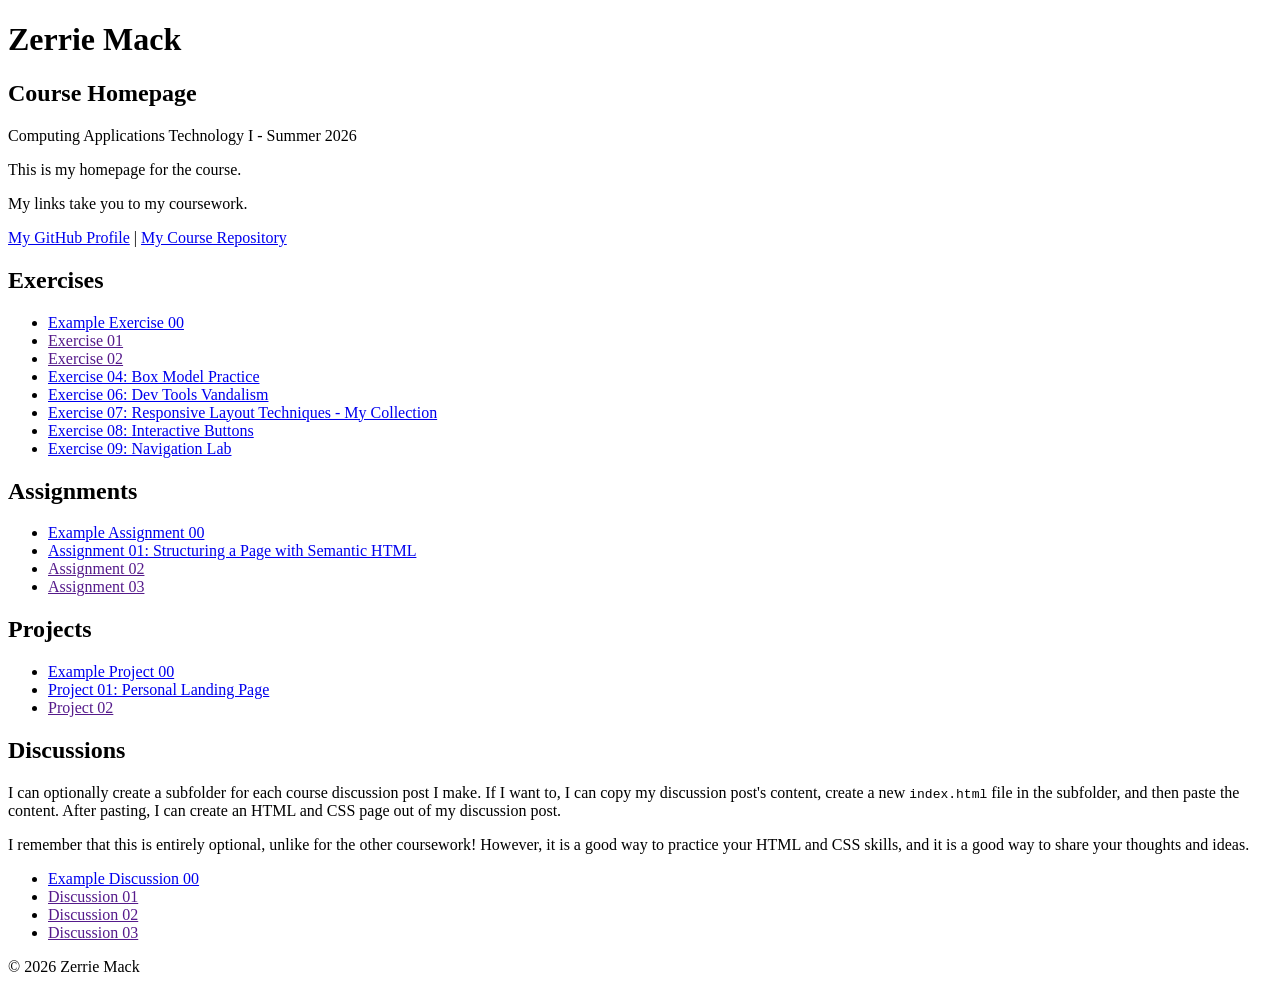
<file: index.html>
<!DOCTYPE html>

<!--

INSTRUCTIONS: HOW TO CHANGE THIS PAGE:

1. Change "Student Name" in the title above to your real name.

2. Change "Your Name" in the big heading below to your real name.

3. Change "your-username" to your real GitHub username in both links.

4. Change "your-repo-name" to the name of this repository.

5. Change "Course Name" to the name of your class.

6. Change "Semester Year" to match when you are taking this class.

7. Add links to your work:
    - Find the words that say "Exercise 01", "Assignment 01", etc.
    - Between the quote marks in href="", put the relative link to your work in the subfolder. You can simply link to the subfolder name. Take a look at the example folders and links to see how to do this.
    - For work not yet started/completed, you can leave the href="" blank until you are ready.
    - Change the words "Exercise 01" to match the name of the exercise. Do the same for assignments and projects. If you add your discussion posts, do the same for them.
    - Do this for each piece of work you finish.

8. You can add more links by copying a whole line like this:
    <li><a href="">New Work Name</a></li>
    Then paste it below the last one in that section.

9. Save your changes and push to GitHub when you are done. Remember you can use GitHub Desktop to help you with this.

Remember: During the course, if you want, you can style your homepage to introduce your own style and aesthetics. To start, keep this page simple and plain. This is just a template to get you started. Embrace the handcrafted approach to web design and development: change things to make them your own.

Remember: You must have a GitHub account, a new GitHub repository for this course, and this file (index.html) in that repository. 

Remember: You must create subfolders for each piece of coursework as the semester progresses.

-->

<html lang="en">
    <head>
        <meta charset="UTF-8" />
        <meta charset="UTF-8" />
        <meta name="viewport" content="width=device-width, initial-scale=1.0" />
        <title>Zerrie Mack - Course Homepage</title>
    </head>

    <body>
        <header>
            <h1>Zerrie Mack</h1>
            <h2>Course Homepage</h2>
            <p>Computing Applications Technology I - Summer 2026</p>
            <p>This is my homepage for the course.</p>
            <p>My links take you to my coursework.</p>
            <nav>
                <a href="https://github.com/Zerriemack">My GitHub Profile</a>
                |
                <a href="https://github.com/Zerriemack/course-portfolio">
                    My Course Repository
                </a>
            </nav>
        </header>

        <main>
            <section>
                <h2>Exercises</h2>
                <ul>
                    <li>
                        <a href="example-exercise-00/">Example Exercise 00</a>
                    </li>
                    <li><a href="">Exercise 01</a></li>
                    <li><a href="">Exercise 02</a></li>
                    <li>
                        <a href="week-03-exercise-01/">
                            Exercise 04: Box Model Practice
                        </a>
                    </li>
                    <li>
                        <a href="week-04-exercise-01/">
                            Exercise 06: Dev Tools Vandalism
                        </a>
                    </li>
                    <li>
                        <a href="week-04-exercise-02/">
                            Exercise 07: Responsive Layout Techniques - My
                            Collection
                        </a>
                    </li>
                    <li>
                        <a href="week-05-exercise-01/">Exercise 08: Interactive Buttons</a>
                    </li>
                    <li>
                        <a href="week-06-exercise-01/">Exercise 09: Navigation Lab</a>
                    </li>
                </ul>
            </section>

            <section>
                <h2>Assignments</h2>
                <ul>
                    <li>
                        <a href="example-assignment-00/">
                            Example Assignment 00
                        </a>
                    </li>
                    <li>
                        <a href="assignment-01/">
                            Assignment 01: Structuring a Page with Semantic HTML
                        </a>
                    </li>
                    <li><a href="">Assignment 02</a></li>
                    <li><a href="">Assignment 03</a></li>
                </ul>
            </section>

            <section>
                <h2>Projects</h2>
                <ul>
                    <li>
                        <a href="example-project-00/">Example Project 00</a>
                    </li>
                    <li>
                        <a href="project-01/">Project 01: Personal Landing Page</a>
                    </li>
                    <li><a href="">Project 02</a></li>
                </ul>
            </section>

            <section>
                <h2>Discussions</h2>
                <p>
                    I can optionally create a subfolder for each course
                    discussion post I make. If I want to, I can copy my
                    discussion post's content, create a new
                    <code>index.html</code>
                    file in the subfolder, and then paste the content. After
                    pasting, I can create an HTML and CSS page out of my
                    discussion post.
                </p>
                <p>
                    I remember that this is entirely optional, unlike for the
                    other coursework! However, it is a good way to practice your
                    HTML and CSS skills, and it is a good way to share your
                    thoughts and ideas.
                </p>
                <ul>
                    <li>
                        <a href="example-discussion-00/">
                            Example Discussion 00
                        </a>
                    </li>
                    <li><a href="">Discussion 01</a></li>
                    <li><a href="">Discussion 02</a></li>
                    <li><a href="">Discussion 03</a></li>
                </ul>
            </section>
        </main>

        <footer>
            <p>&copy; 2026 Zerrie Mack</p>
        </footer>
    </body>
</html>
</file>
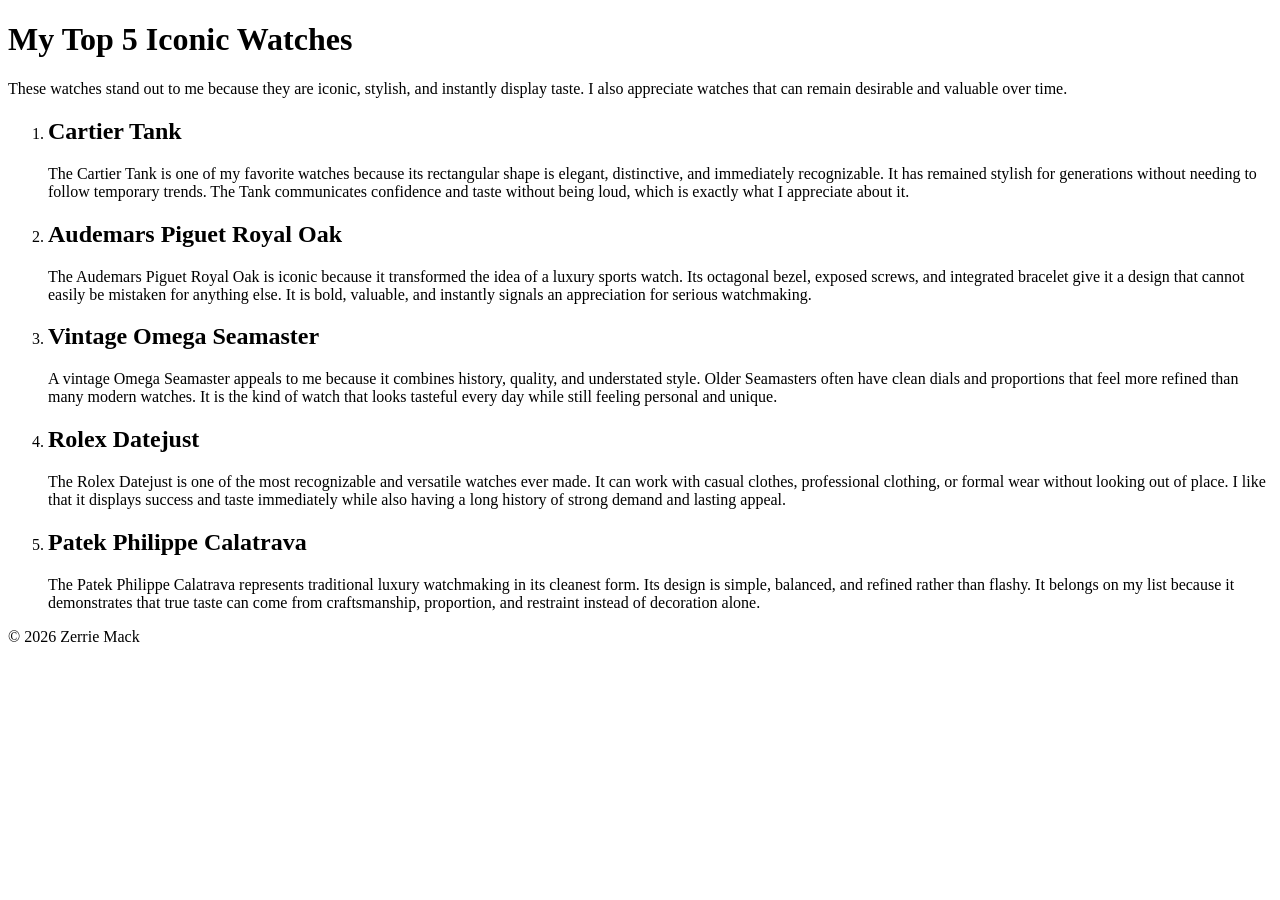
<file: assignment-01/index.html>
<!DOCTYPE html>
<html lang="en">
    <head>
        <meta charset="UTF-8" />
        <meta name="viewport" content="width=device-width, initial-scale=1.0" />
        <title>My Top 5 Iconic Watches</title>
    </head>

    <body>
        <header>
            <h1>My Top 5 Iconic Watches</h1>
            <p>
                These watches stand out to me because they are iconic,
                stylish, and instantly display taste. I also appreciate
                watches that can remain desirable and valuable over time.
            </p>
        </header>

        <main>
            <ol>
                <li>
                    <h2>Cartier Tank</h2>
                    <p>
                        The Cartier Tank is one of my favorite watches because
                        its rectangular shape is elegant, distinctive, and
                        immediately recognizable. It has remained stylish for
                        generations without needing to follow temporary trends.
                        The Tank communicates confidence and taste without being
                        loud, which is exactly what I appreciate about it.
                    </p>
                </li>

                <li>
                    <h2>Audemars Piguet Royal Oak</h2>
                    <p>
                        The Audemars Piguet Royal Oak is iconic because it
                        transformed the idea of a luxury sports watch. Its
                        octagonal bezel, exposed screws, and integrated bracelet
                        give it a design that cannot easily be mistaken for
                        anything else. It is bold, valuable, and instantly
                        signals an appreciation for serious watchmaking.
                    </p>
                </li>

                <li>
                    <h2>Vintage Omega Seamaster</h2>
                    <p>
                        A vintage Omega Seamaster appeals to me because it
                        combines history, quality, and understated style. Older
                        Seamasters often have clean dials and proportions that
                        feel more refined than many modern watches. It is the
                        kind of watch that looks tasteful every day while still
                        feeling personal and unique.
                    </p>
                </li>

                <li>
                    <h2>Rolex Datejust</h2>
                    <p>
                        The Rolex Datejust is one of the most recognizable and
                        versatile watches ever made. It can work with casual
                        clothes, professional clothing, or formal wear without
                        looking out of place. I like that it displays success
                        and taste immediately while also having a long history
                        of strong demand and lasting appeal.
                    </p>
                </li>

                <li>
                    <h2>Patek Philippe Calatrava</h2>
                    <p>
                        The Patek Philippe Calatrava represents traditional
                        luxury watchmaking in its cleanest form. Its design is
                        simple, balanced, and refined rather than flashy. It
                        belongs on my list because it demonstrates that true
                        taste can come from craftsmanship, proportion, and
                        restraint instead of decoration alone.
                    </p>
                </li>
            </ol>
        </main>

        <footer>
            <p>&copy; 2026 Zerrie Mack</p>
        </footer>
    </body>
</html>
</file>
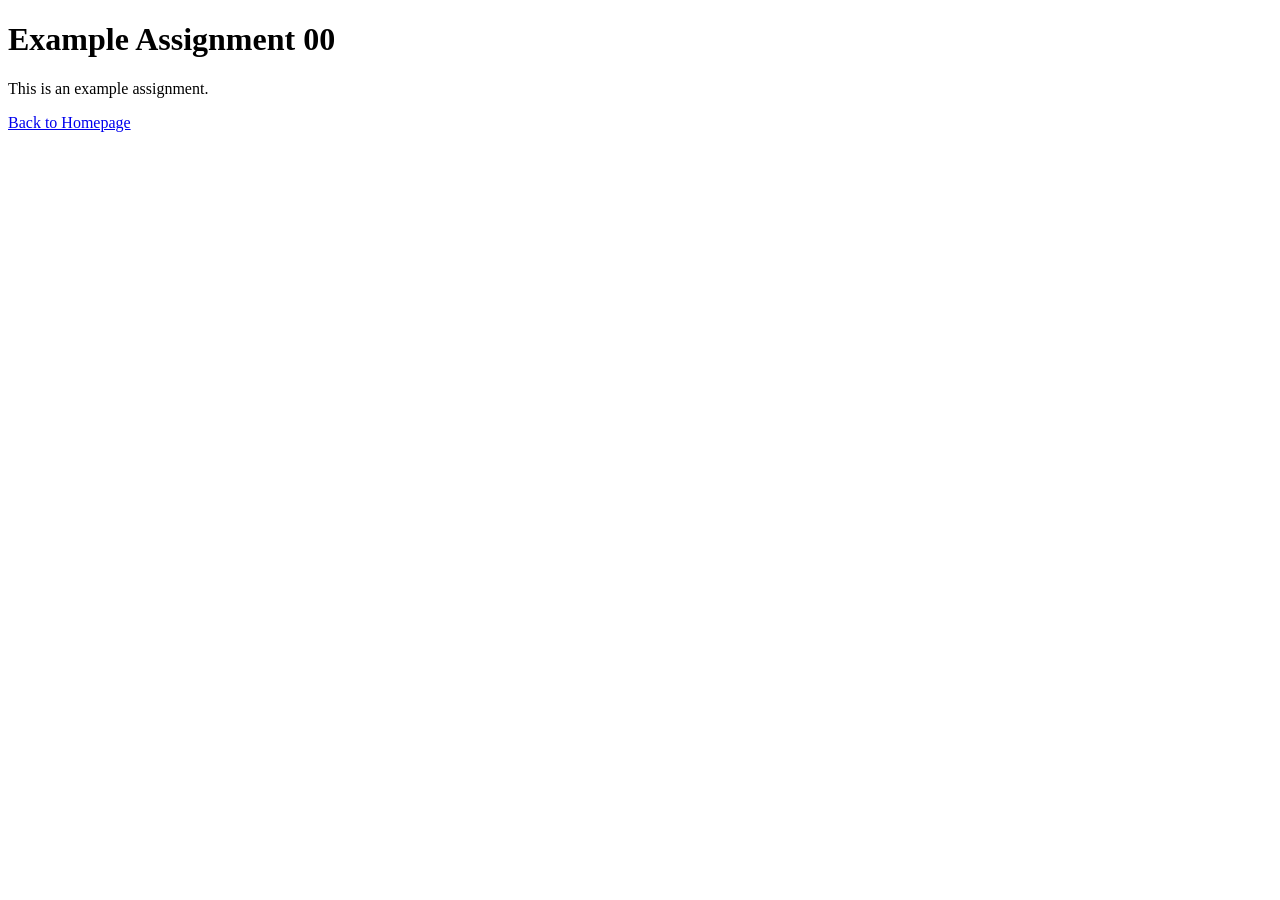
<file: example-assignment-00/index.html>
<!DOCTYPE html>
<html lang="en">
    <head>
        <meta charset="UTF-8" />
        <meta name="viewport" content="width=device-width, initial-scale=1.0" />
        <title>Example Assignment 00</title>
    </head>
    <body>
        <h1>Example Assignment 00</h1>
        <p>This is an example assignment.</p>
        <a href="../index.html">Back to Homepage</a>
    </body>
</html>
</file>
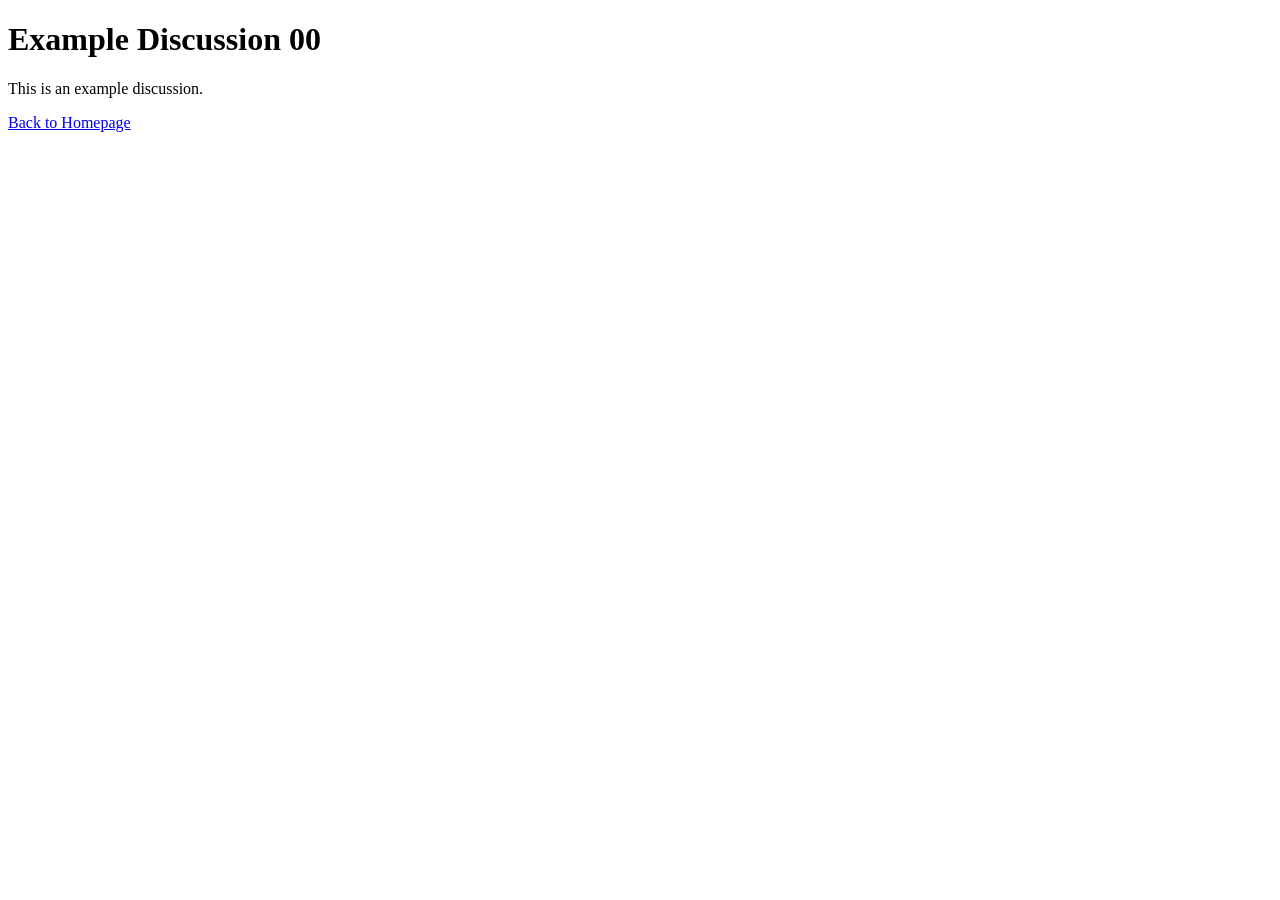
<file: example-discussion-00/index.html>
<!DOCTYPE html>
<html lang="en">
    <head>
        <meta charset="UTF-8" />
        <meta name="viewport" content="width=device-width, initial-scale=1.0" />
        <title>Example Discussion 00</title>
    </head>
    <body>
        <h1>Example Discussion 00</h1>
        <p>This is an example discussion.</p>
        <a href="../index.html">Back to Homepage</a>
    </body>
</html>
</file>
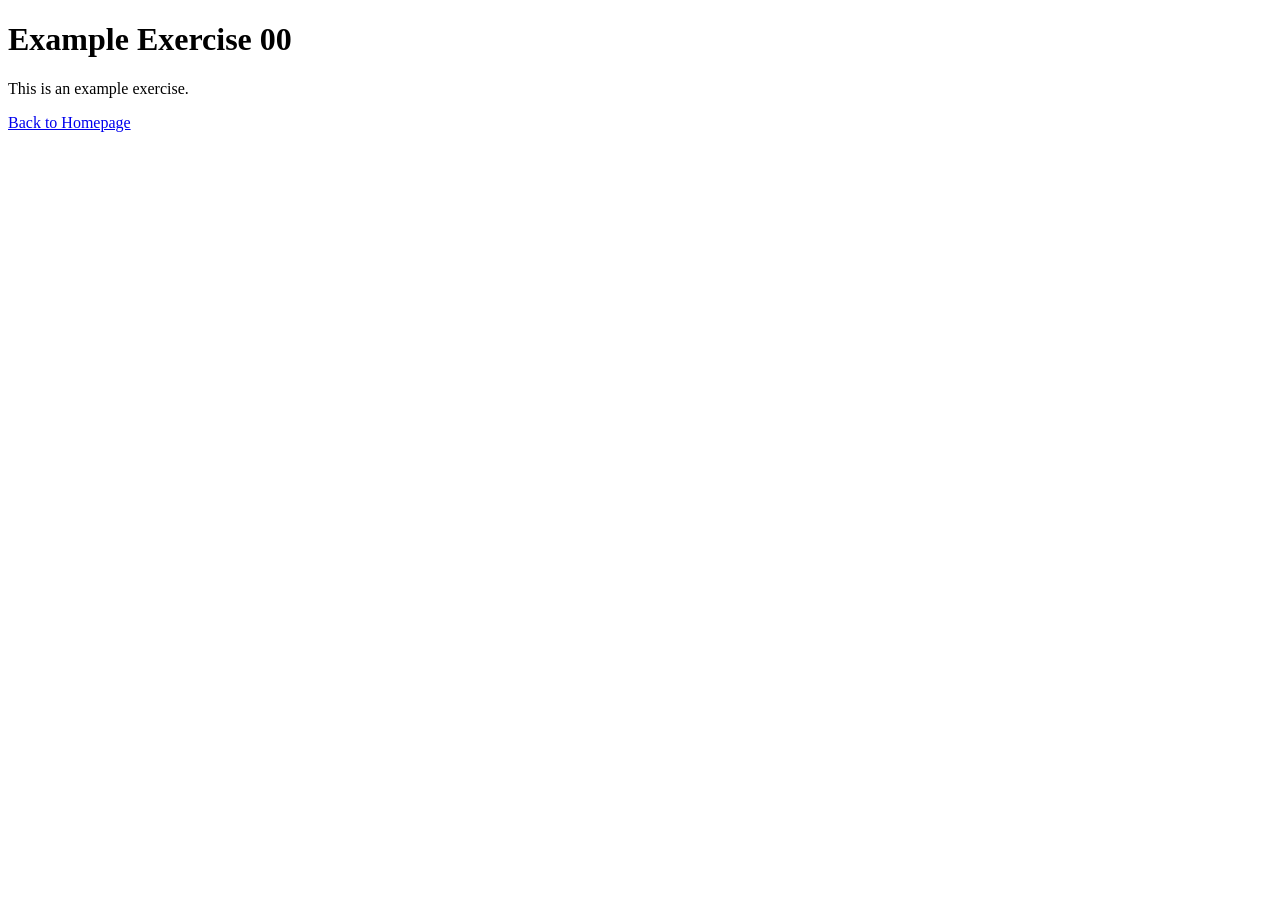
<file: example-exercise-00/index.html>
<!DOCTYPE html>
<html lang="en">
    <head>
        <meta charset="UTF-8" />
        <meta name="viewport" content="width=device-width, initial-scale=1.0" />
        <title>Example Exercise 00</title>
    </head>
    <body>
        <h1>Example Exercise 00</h1>
        <p>This is an example exercise.</p>
        <a href="../index.html">Back to Homepage</a>
    </body>
</html>
</file>
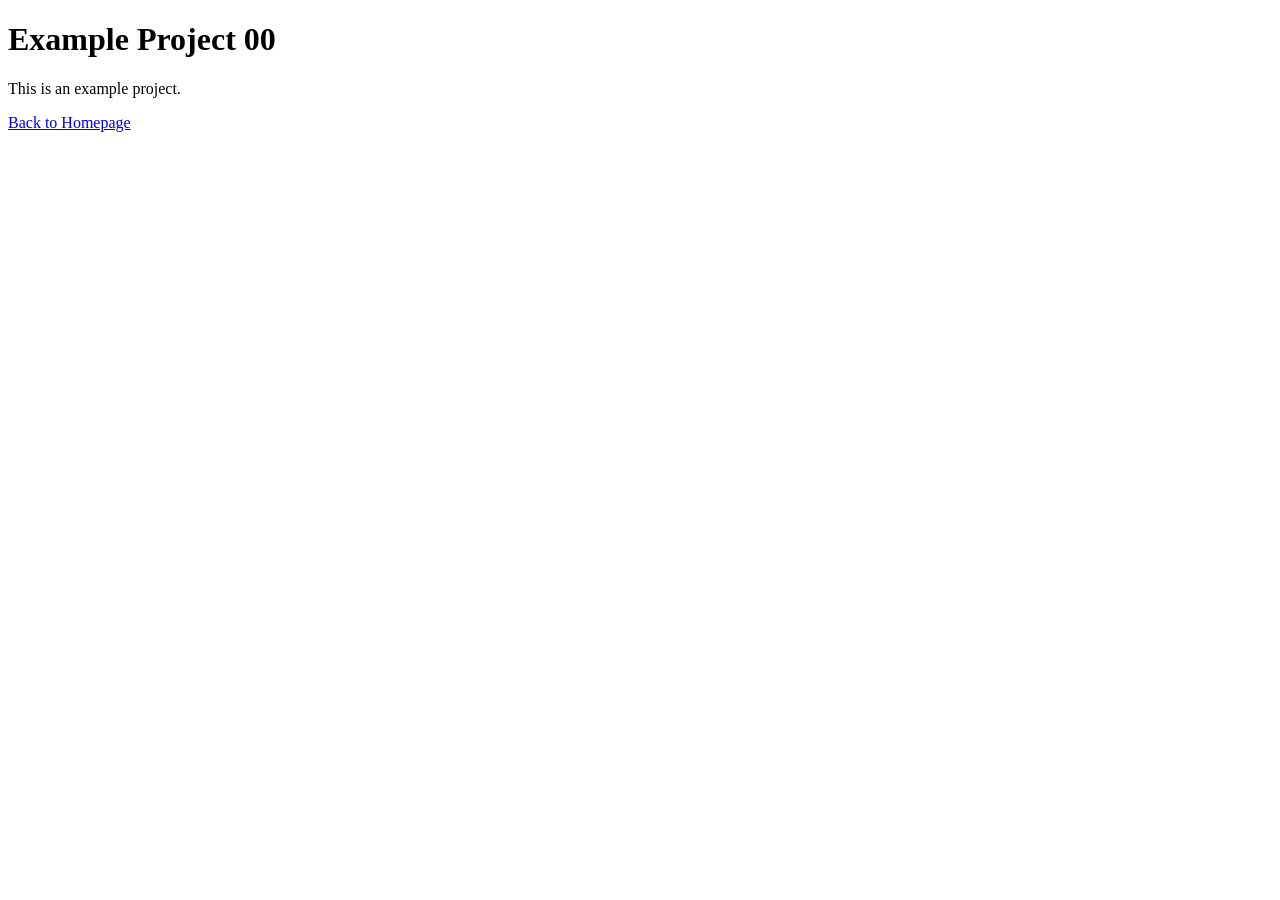
<file: example-project-00/index.html>
<!DOCTYPE html>
<html lang="en">
    <head>
        <meta charset="UTF-8" />
        <meta name="viewport" content="width=device-width, initial-scale=1.0" />
        <title>Example Project 00</title>
    </head>
    <body>
        <h1>Example Project 00</h1>
        <p>This is an example project.</p>
        <a href="../index.html">Back to Homepage</a>
    </body>
</html>
</file>
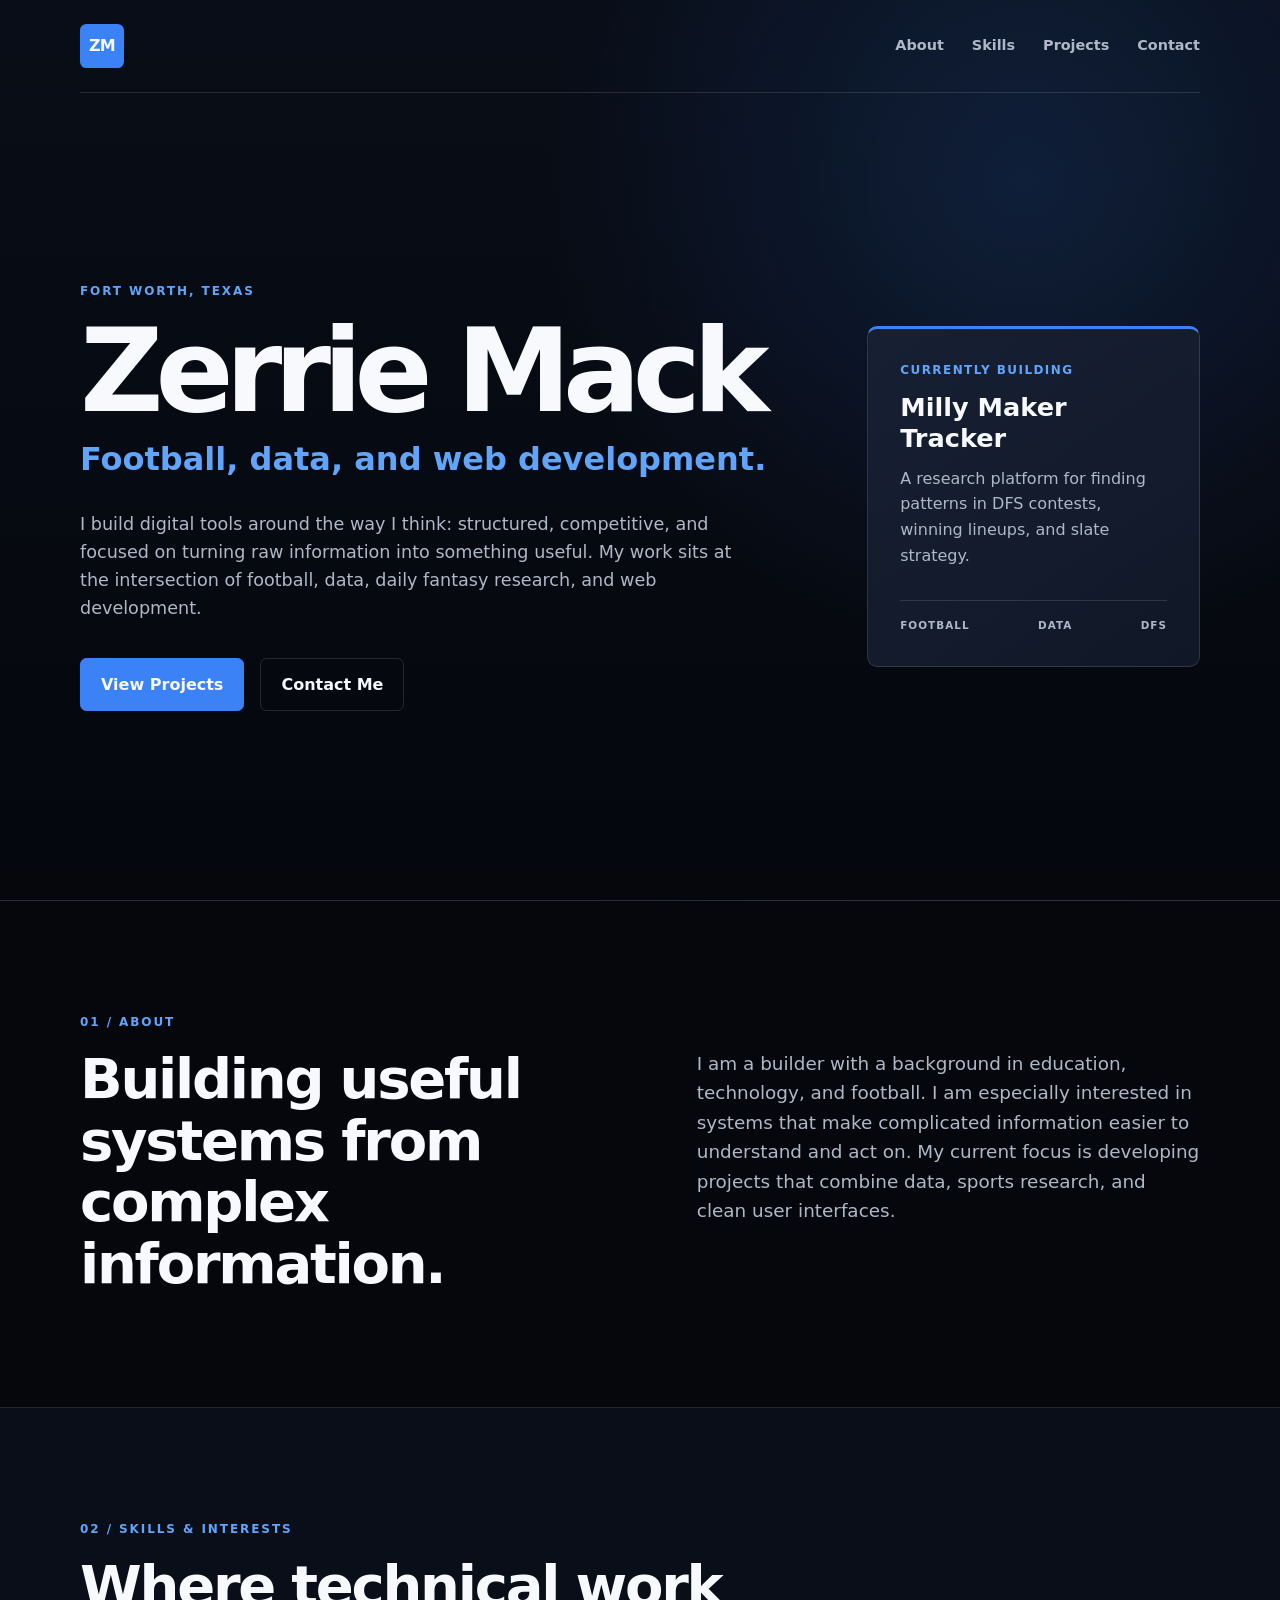
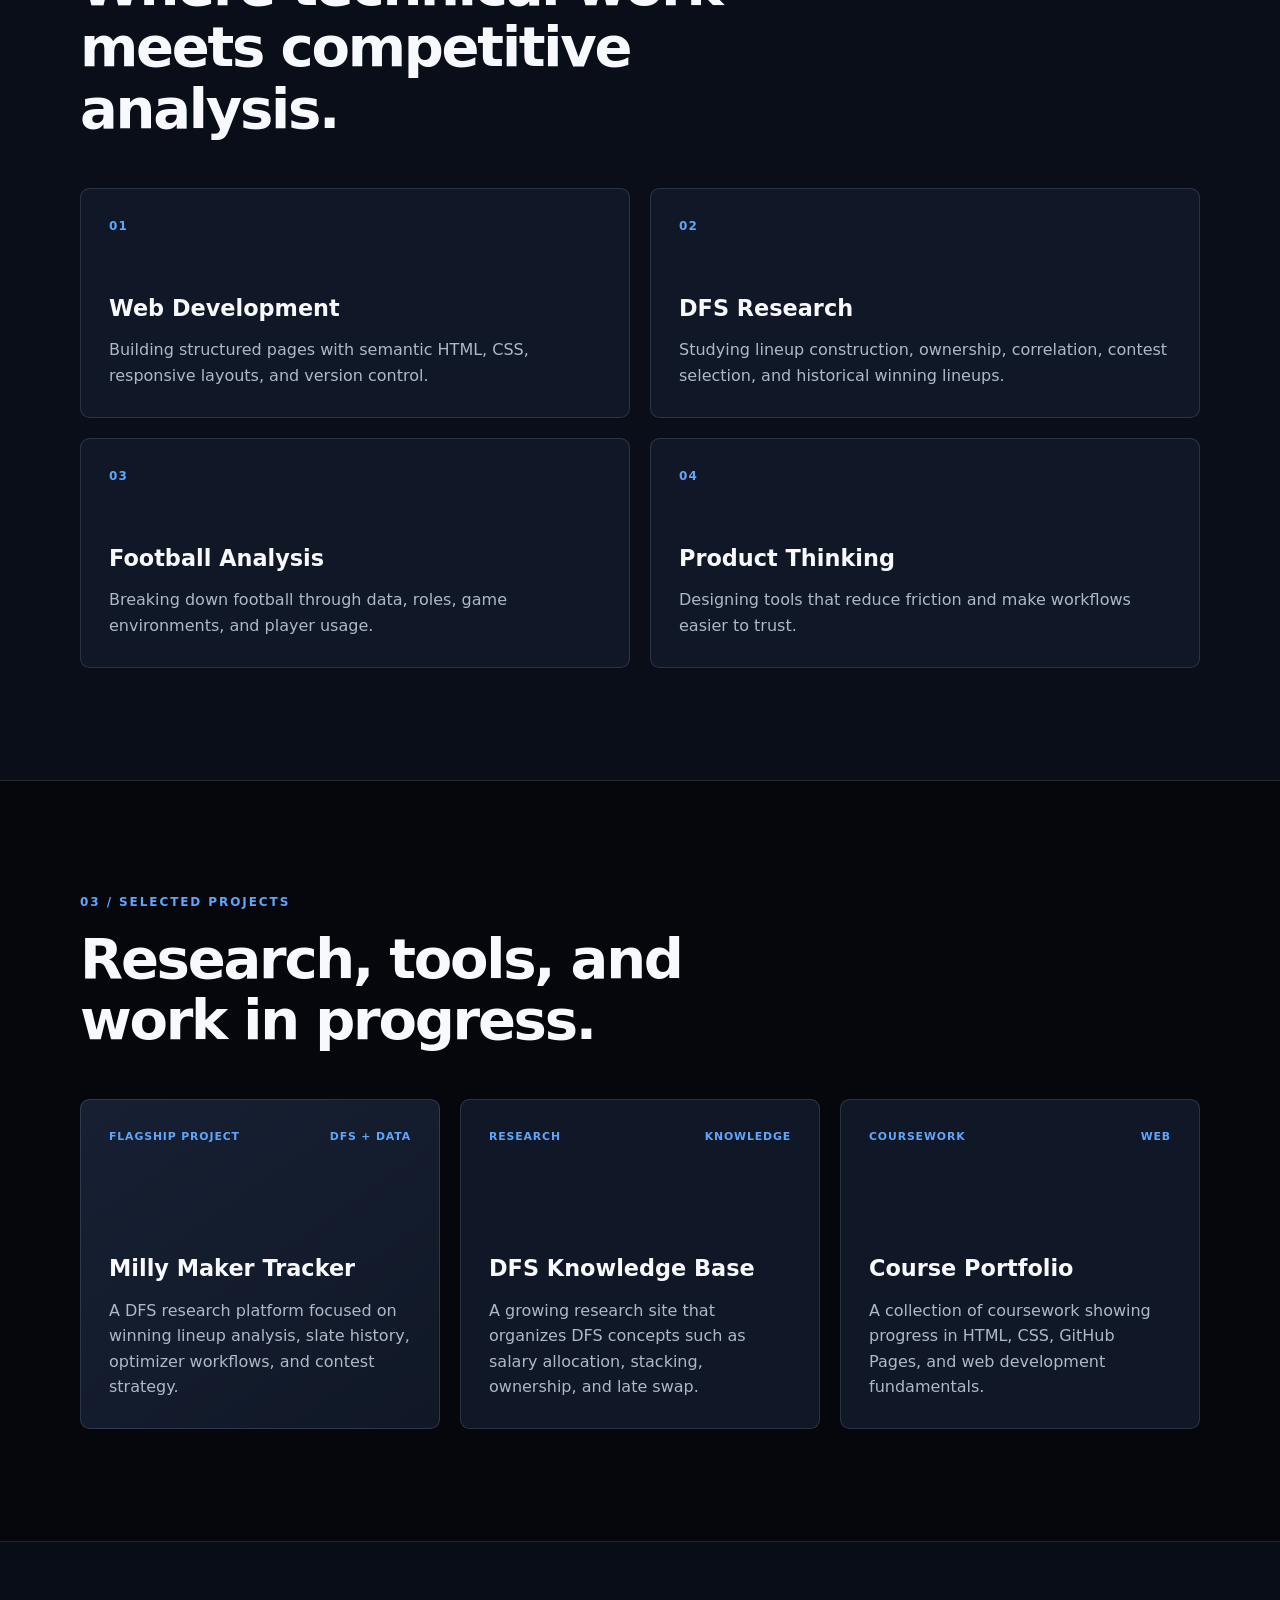
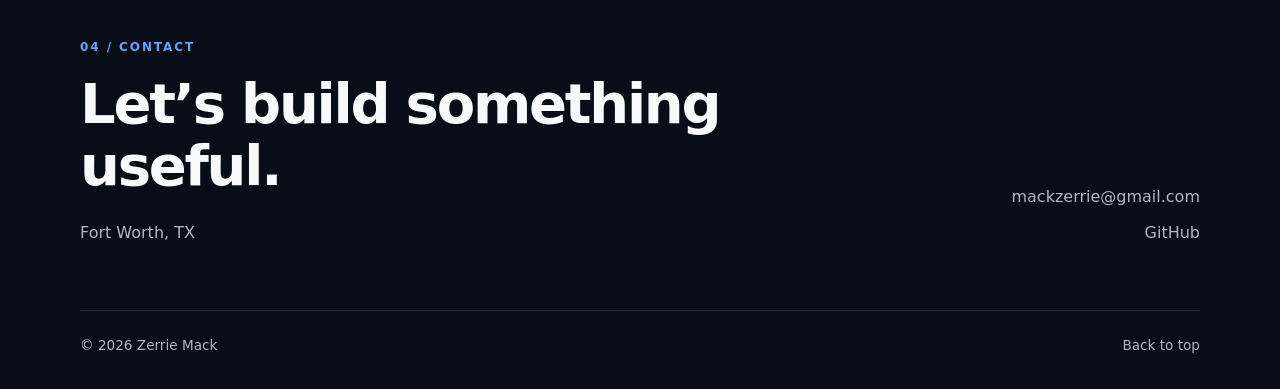
<file: project-01/index.html>
<!DOCTYPE html>
<html lang="en">
<head>
    <meta charset="UTF-8">
    <meta name="viewport" content="width=device-width, initial-scale=1.0">
    <meta name="description" content="Zerrie Mack builds web tools for football, data analysis, and DFS research.">
    <title>Zerrie Mack | Football, Data, and Web Development</title>
    <link rel="stylesheet" href="style.css">
</head>
<body>
    <header class="site-header">
        <div class="container">
            <nav class="site-nav" aria-label="Main navigation">
                <a class="brand" href="#top" aria-label="Zerrie Mack home">ZM</a>
                <div class="nav-links">
                    <a href="#about">About</a>
                    <a href="#skills">Skills</a>
                    <a href="#projects">Projects</a>
                    <a href="#contact">Contact</a>
                </div>
            </nav>

            <section class="hero" id="top">
                <div class="hero-copy">
                    <p class="eyebrow">Fort Worth, Texas</p>
                    <h1>Zerrie Mack</h1>
                    <p class="hero-subtitle">Football, data, and web development.</p>
                    <p class="hero-intro">I build digital tools around the way I think: structured, competitive, and focused on turning raw information into something useful. My work sits at the intersection of football, data, daily fantasy research, and web development.</p>
                    <div class="hero-actions">
                        <a class="button button-primary" href="#projects">View Projects</a>
                        <a class="button button-secondary" href="mailto:mackzerrie@gmail.com">Contact Me</a>
                    </div>
                </div>
                <aside class="hero-panel" aria-label="Current focus">
                    <p class="panel-label">Currently building</p>
                    <p class="panel-title">Milly Maker Tracker</p>
                    <p>A research platform for finding patterns in DFS contests, winning lineups, and slate strategy.</p>
                    <div class="data-row">
                        <span>FOOTBALL</span>
                        <span>DATA</span>
                        <span>DFS</span>
                    </div>
                </aside>
            </section>
        </div>
    </header>

    <main>
        <section class="section" id="about">
            <div class="container section-layout">
                <div class="section-heading">
                    <p class="eyebrow">01 / About</p>
                    <h2>Building useful systems from complex information.</h2>
                </div>
                <div class="section-copy">
                    <p>I am a builder with a background in education, technology, and football. I am especially interested in systems that make complicated information easier to understand and act on. My current focus is developing projects that combine data, sports research, and clean user interfaces.</p>
                </div>
            </div>
        </section>

        <section class="section section-alt" id="skills">
            <div class="container">
                <div class="section-heading section-heading-wide">
                    <p class="eyebrow">02 / Skills &amp; Interests</p>
                    <h2>Where technical work meets competitive analysis.</h2>
                </div>
                <div class="card-grid skill-grid">
                    <article class="card skill-card">
                        <span class="card-number">01</span>
                        <h3>Web Development</h3>
                        <p>Building structured pages with semantic HTML, CSS, responsive layouts, and version control.</p>
                    </article>
                    <article class="card skill-card">
                        <span class="card-number">02</span>
                        <h3>DFS Research</h3>
                        <p>Studying lineup construction, ownership, correlation, contest selection, and historical winning lineups.</p>
                    </article>
                    <article class="card skill-card">
                        <span class="card-number">03</span>
                        <h3>Football Analysis</h3>
                        <p>Breaking down football through data, roles, game environments, and player usage.</p>
                    </article>
                    <article class="card skill-card">
                        <span class="card-number">04</span>
                        <h3>Product Thinking</h3>
                        <p>Designing tools that reduce friction and make workflows easier to trust.</p>
                    </article>
                </div>
            </div>
        </section>

        <section class="section" id="projects">
            <div class="container">
                <div class="section-heading section-heading-wide">
                    <p class="eyebrow">03 / Selected Projects</p>
                    <h2>Research, tools, and work in progress.</h2>
                </div>
                <div class="card-grid project-grid">
                    <article class="card project-card featured-project">
                        <div class="project-meta">
                            <span>Flagship Project</span>
                            <span>DFS + Data</span>
                        </div>
                        <h3>Milly Maker Tracker</h3>
                        <p>A DFS research platform focused on winning lineup analysis, slate history, optimizer workflows, and contest strategy.</p>
                    </article>
                    <article class="card project-card">
                        <div class="project-meta">
                            <span>Research</span>
                            <span>Knowledge</span>
                        </div>
                        <h3>DFS Knowledge Base</h3>
                        <p>A growing research site that organizes DFS concepts such as salary allocation, stacking, ownership, and late swap.</p>
                    </article>
                    <article class="card project-card">
                        <div class="project-meta">
                            <span>Coursework</span>
                            <span>Web</span>
                        </div>
                        <h3>Course Portfolio</h3>
                        <p>A collection of coursework showing progress in HTML, CSS, GitHub Pages, and web development fundamentals.</p>
                    </article>
                </div>
            </div>
        </section>
    </main>

    <footer id="contact">
        <div class="container footer-content">
            <div>
                <p class="eyebrow">04 / Contact</p>
                <h2>Let&rsquo;s build something useful.</h2>
                <p>Fort Worth, TX</p>
            </div>
            <div class="footer-links">
                <a href="mailto:mackzerrie@gmail.com">mackzerrie@gmail.com</a>
                <a href="https://github.com/Zerriemack">GitHub</a>
            </div>
        </div>
        <div class="container footer-bottom">
            <p>&copy; 2026 Zerrie Mack</p>
            <a href="#top">Back to top</a>
        </div>
    </footer>
</body>
</html>
</file>
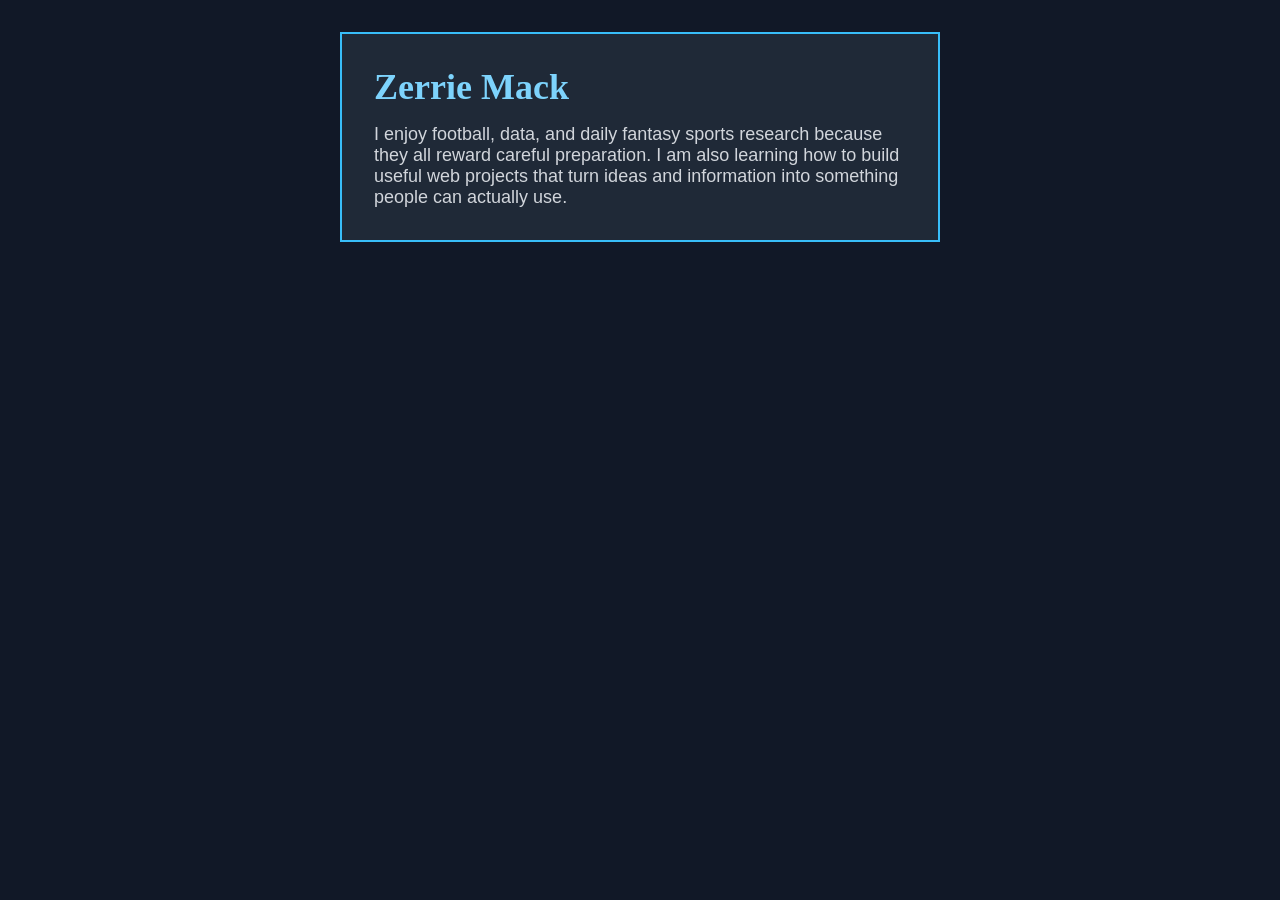
<file: week-03-exercise-01/index.html>
<!DOCTYPE html>
<html lang="en">
    <head>
        <meta charset="UTF-8" />
        <meta name="viewport" content="width=device-width, initial-scale=1.0" />
        <title>Zerrie Mack</title>
        <link rel="stylesheet" href="style.css" />
    </head>
    <body>
        <div class="card">
            <h1>Zerrie Mack</h1>
            <p>
                I enjoy football, data, and daily fantasy sports research
                because they all reward careful preparation. I am also learning
                how to build useful web projects that turn ideas and information
                into something people can actually use.
            </p>
        </div>
    </body>
</html>
</file>
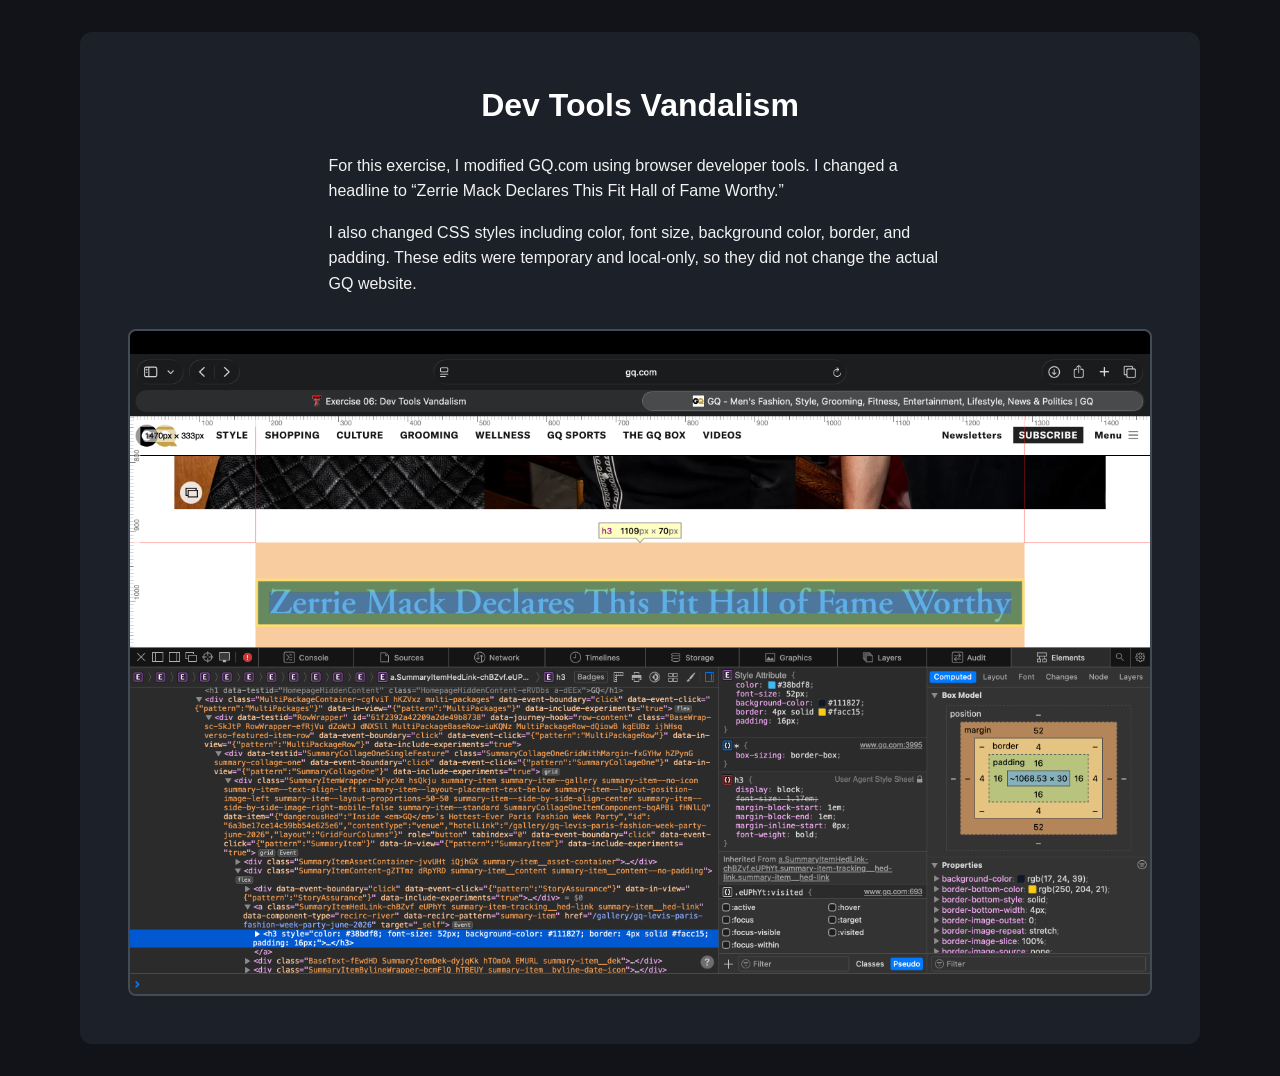
<file: week-04-exercise-01/index.html>
<!DOCTYPE html>
<html lang="en">
    <head>
        <meta charset="UTF-8" />
        <meta name="viewport" content="width=device-width, initial-scale=1.0" />
        <title>Exercise 06: Dev Tools Vandalism</title>
        <link rel="stylesheet" href="style.css" />
    </head>
    <body>
        <main>
            <h1>Dev Tools Vandalism</h1>
            <p>
                For this exercise, I modified GQ.com using browser developer
                tools. I changed a headline to “Zerrie Mack Declares This Fit
                Hall of Fame Worthy.”
            </p>
            <p>
                I also changed CSS styles including color, font size,
                background color, border, and padding. These edits were
                temporary and local-only, so they did not change the actual GQ
                website.
            </p>
            <img
                src="devtools-vandalism-screenshot.png"
                alt="Screenshot of the GQ homepage modified with browser developer tools"
            />
        </main>
    </body>
</html>
</file>
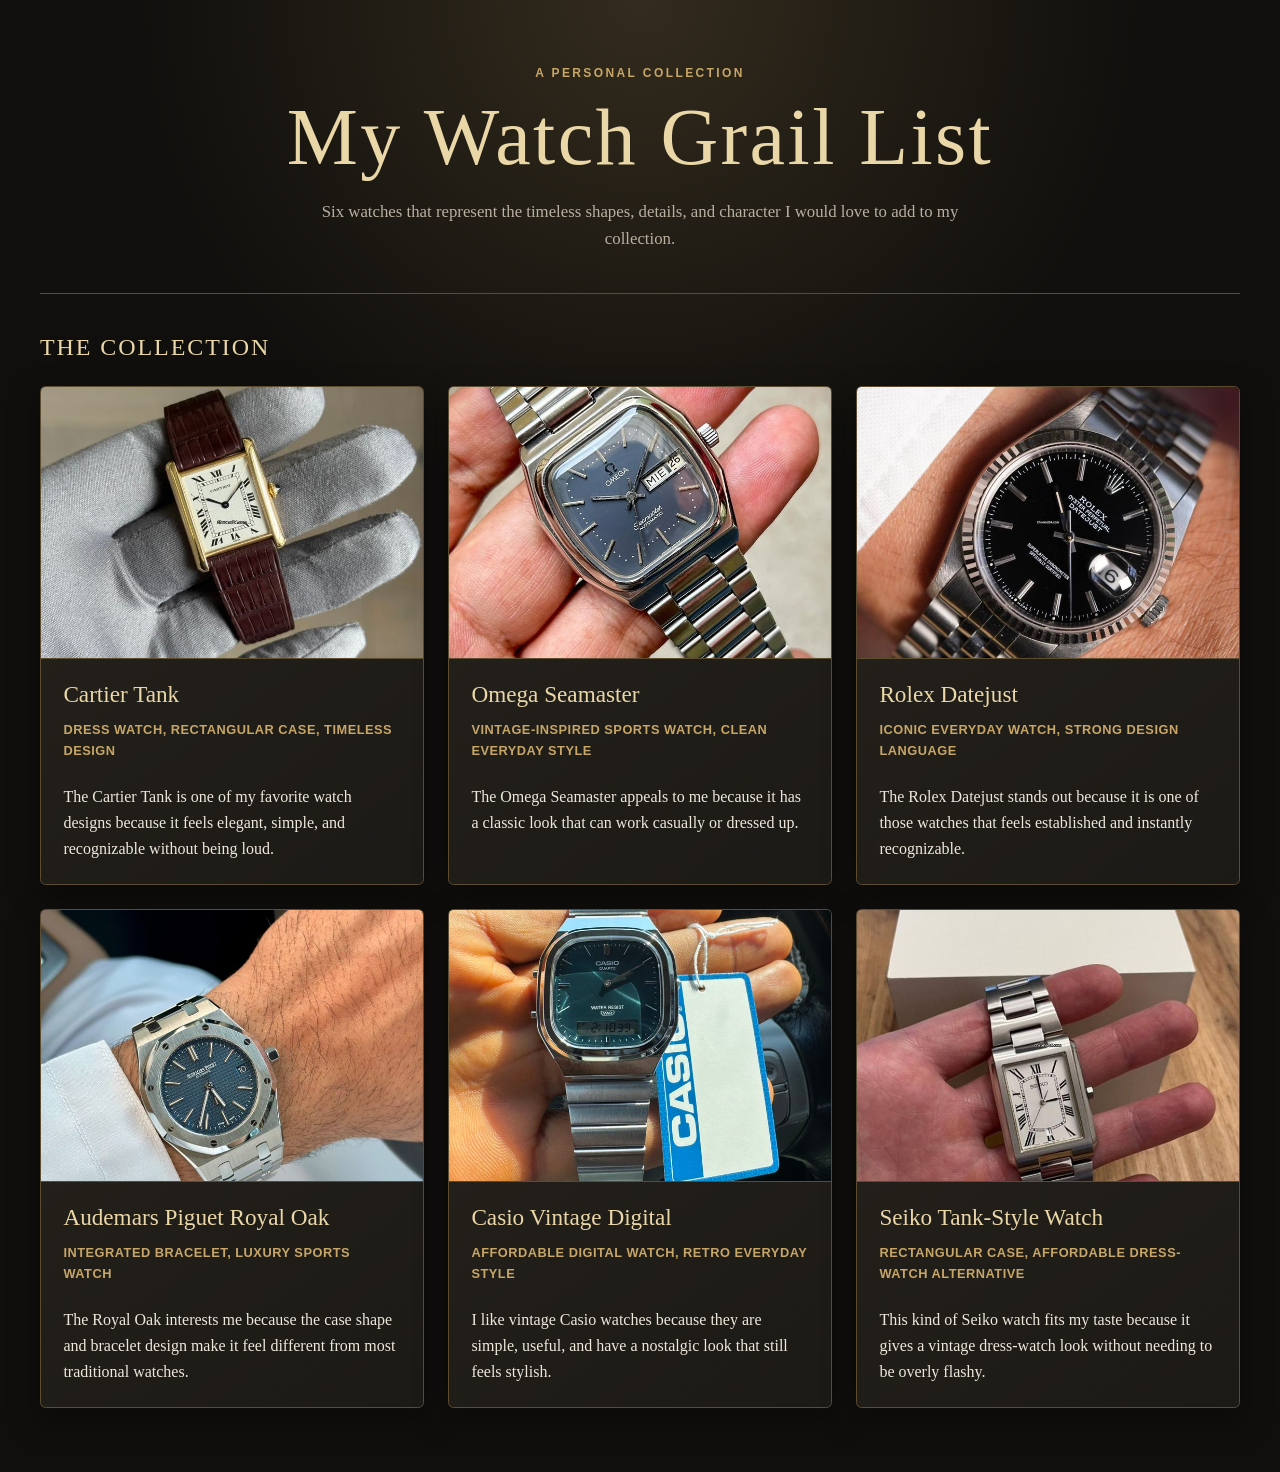
<file: week-04-exercise-02/index.html>
<!DOCTYPE html>
<html lang="en">
    <head>
        <meta charset="UTF-8" />
        <meta name="viewport" content="width=device-width, initial-scale=1.0" />
        <title>My Watch Grail List</title>
        <link rel="stylesheet" href="style.css" />
    </head>
    <body>
        <header class="site-header">
            <p class="eyebrow">A Personal Collection</p>
            <h1>My Watch Grail List</h1>
            <p class="introduction">
                Six watches that represent the timeless shapes, details, and
                character I would love to add to my collection.
            </p>
        </header>

        <main>
            <section aria-labelledby="collection-heading">
                <h2 id="collection-heading">The Collection</h2>

                <div class="collection-grid">
                    <article class="collection-card">
                        <img src="cartier-tank.jpg" alt="Cartier Tank watch" />
                        <div class="card-content">
                            <h3>Cartier Tank</h3>
                            <p class="details">
                                Dress watch, rectangular case, timeless design
                            </p>
                            <p>
                                The Cartier Tank is one of my favorite watch
                                designs because it feels elegant, simple, and
                                recognizable without being loud.
                            </p>
                        </div>
                    </article>

                    <article class="collection-card">
                        <img
                            src="omega-seamaster.jpg"
                            alt="Omega Seamaster watch"
                        />
                        <div class="card-content">
                            <h3>Omega Seamaster</h3>
                            <p class="details">
                                Vintage-inspired sports watch, clean everyday
                                style
                            </p>
                            <p>
                                The Omega Seamaster appeals to me because it has
                                a classic look that can work casually or dressed
                                up.
                            </p>
                        </div>
                    </article>

                    <article class="collection-card">
                        <img
                            src="rolex-datejust.jpg"
                            alt="Rolex Datejust watch"
                        />
                        <div class="card-content">
                            <h3>Rolex Datejust</h3>
                            <p class="details">
                                Iconic everyday watch, strong design language
                            </p>
                            <p>
                                The Rolex Datejust stands out because it is one
                                of those watches that feels established and
                                instantly recognizable.
                            </p>
                        </div>
                    </article>

                    <article class="collection-card">
                        <img
                            src="ap-royal-oak.jpg"
                            alt="Audemars Piguet Royal Oak watch"
                        />
                        <div class="card-content">
                            <h3>Audemars Piguet Royal Oak</h3>
                            <p class="details">
                                Integrated bracelet, luxury sports watch
                            </p>
                            <p>
                                The Royal Oak interests me because the case
                                shape and bracelet design make it feel different
                                from most traditional watches.
                            </p>
                        </div>
                    </article>

                    <article class="collection-card">
                        <img
                            src="casio-vintage.jpg"
                            alt="Casio Vintage Digital watch"
                        />
                        <div class="card-content">
                            <h3>Casio Vintage Digital</h3>
                            <p class="details">
                                Affordable digital watch, retro everyday style
                            </p>
                            <p>
                                I like vintage Casio watches because they are
                                simple, useful, and have a nostalgic look that
                                still feels stylish.
                            </p>
                        </div>
                    </article>

                    <article class="collection-card">
                        <img
                            src="seiko-tank.jpg"
                            alt="Seiko tank-style watch"
                        />
                        <div class="card-content">
                            <h3>Seiko Tank-Style Watch</h3>
                            <p class="details">
                                Rectangular case, affordable dress-watch
                                alternative
                            </p>
                            <p>
                                This kind of Seiko watch fits my taste because
                                it gives a vintage dress-watch look without
                                needing to be overly flashy.
                            </p>
                        </div>
                    </article>
                </div>
            </section>
        </main>
    </body>
</html>
</file>
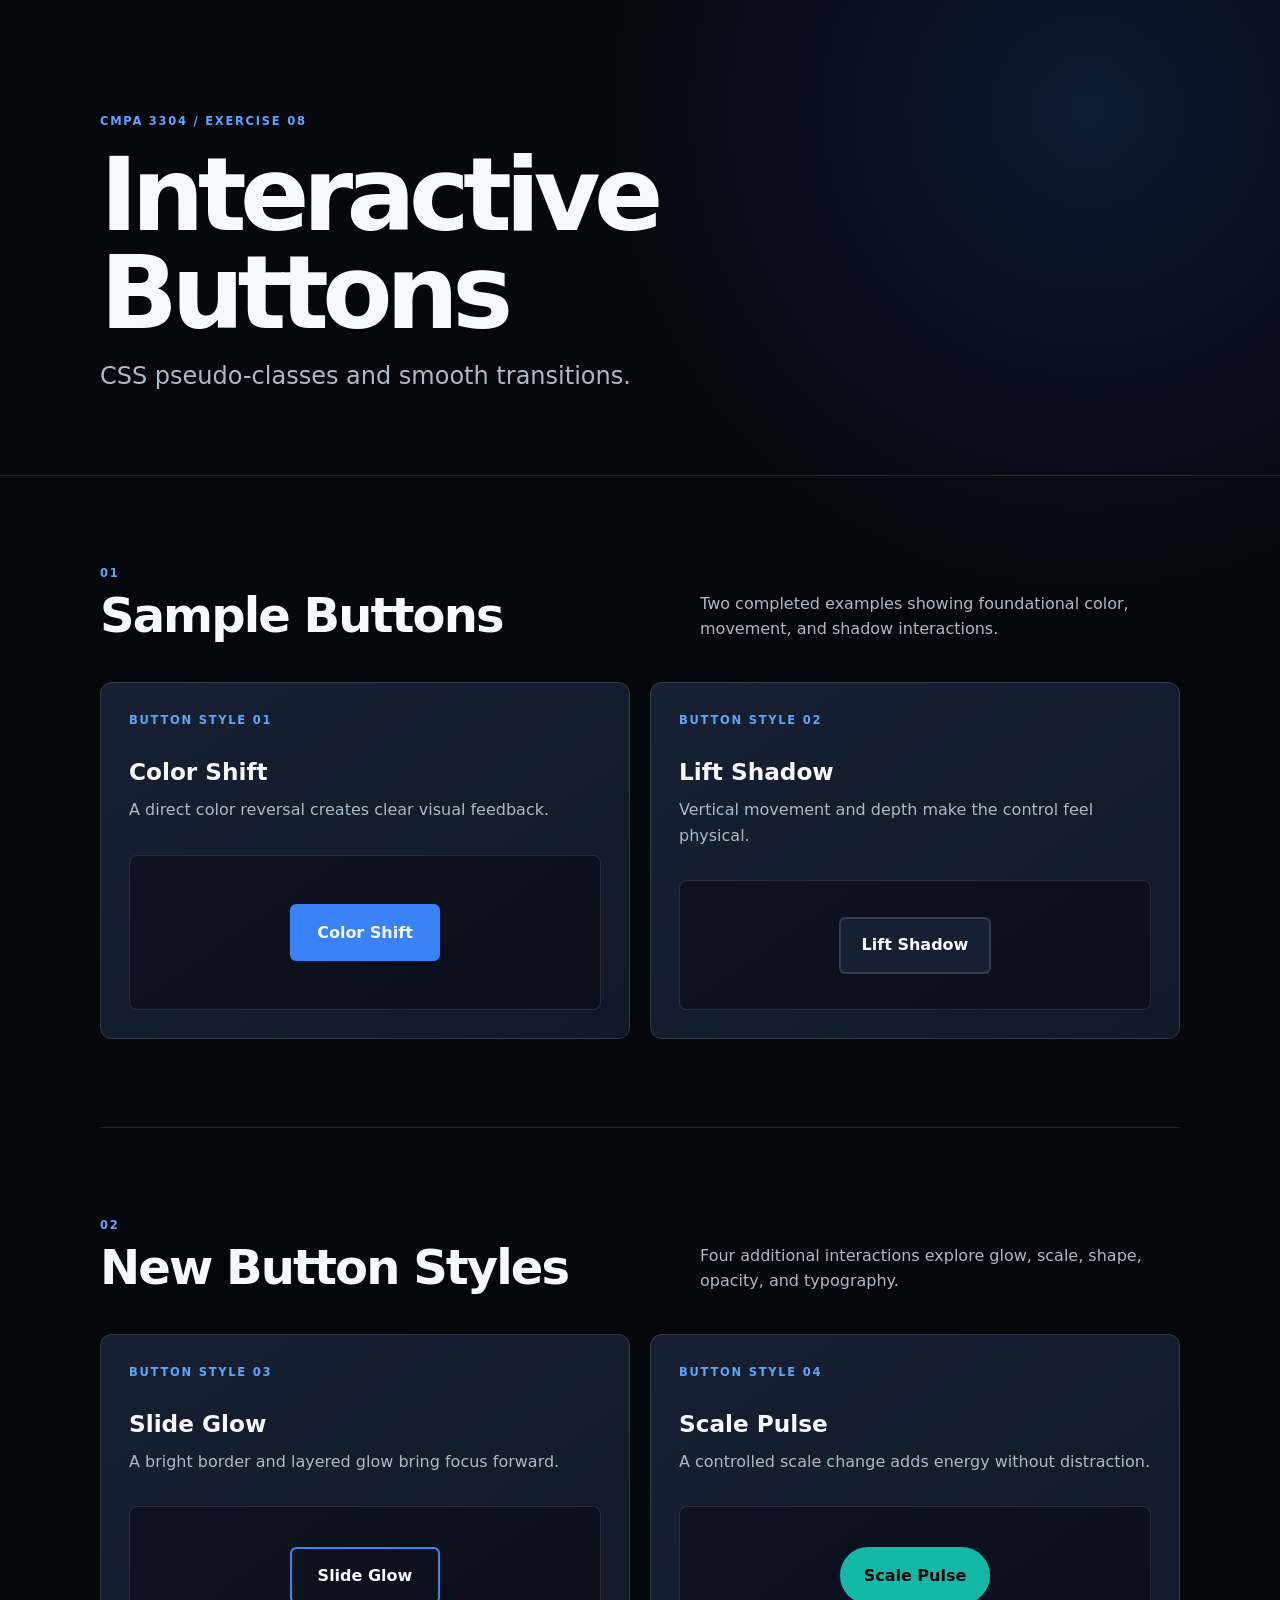
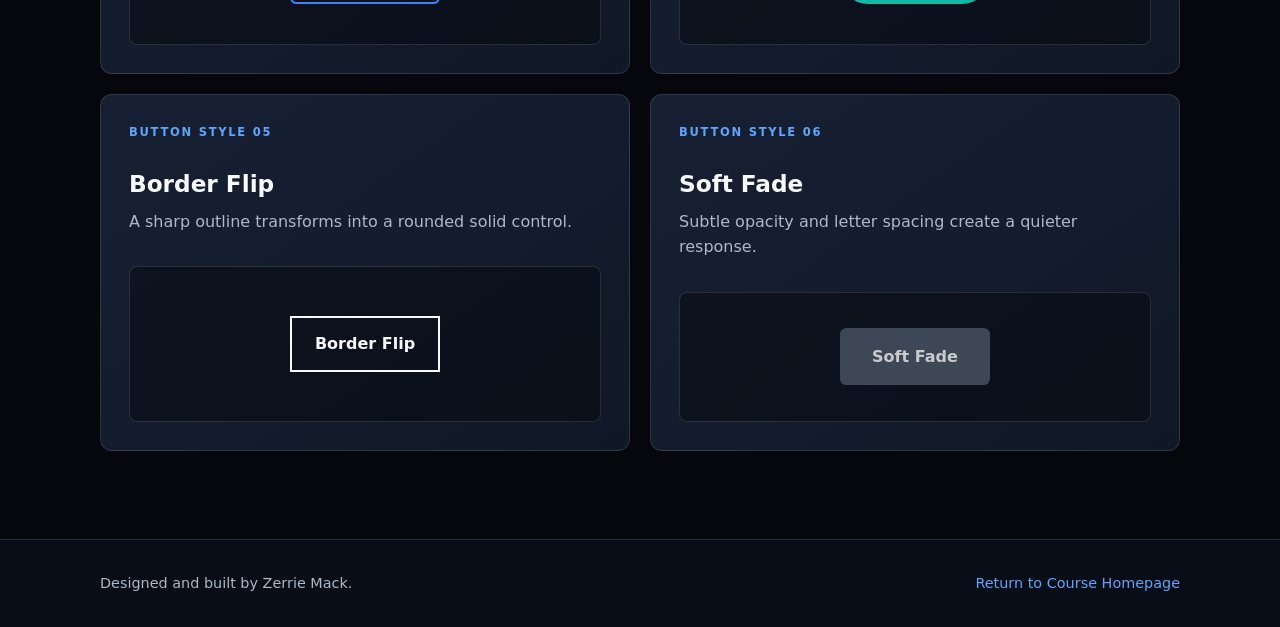
<file: week-05-exercise-01/index.html>
<!DOCTYPE html>
<html lang="en">
<head>
    <meta charset="UTF-8">
    <meta name="viewport" content="width=device-width, initial-scale=1.0">
    <title>Exercise 08: Interactive Buttons</title>
    <link rel="stylesheet" href="style.css">
</head>
<body>
    <header class="page-header">
        <div class="container">
            <p class="eyebrow">CMPA 3304 / Exercise 08</p>
            <h1>Interactive Buttons</h1>
            <p class="subtitle">CSS pseudo-classes and smooth transitions.</p>
        </div>
    </header>

    <main class="container">
        <section aria-labelledby="sample-heading">
            <div class="section-heading">
                <div>
                    <p class="section-number">01</p>
                    <h2 id="sample-heading">Sample Buttons</h2>
                </div>
                <p>Two completed examples showing foundational color, movement, and shadow interactions.</p>
            </div>

            <div class="button-grid">
                <article class="button-card">
                    <span class="card-label">Button Style 01</span>
                    <h3>Color Shift</h3>
                    <p>A direct color reversal creates clear visual feedback.</p>
                    <div class="button-stage">
                        <button class="button button-01" type="button">Color Shift</button>
                    </div>
                </article>

                <article class="button-card">
                    <span class="card-label">Button Style 02</span>
                    <h3>Lift Shadow</h3>
                    <p>Vertical movement and depth make the control feel physical.</p>
                    <div class="button-stage">
                        <button class="button button-02" type="button">Lift Shadow</button>
                    </div>
                </article>
            </div>
        </section>

        <section aria-labelledby="variations-heading">
            <div class="section-heading">
                <div>
                    <p class="section-number">02</p>
                    <h2 id="variations-heading">New Button Styles</h2>
                </div>
                <p>Four additional interactions explore glow, scale, shape, opacity, and typography.</p>
            </div>

            <div class="button-grid">
                <article class="button-card">
                    <span class="card-label">Button Style 03</span>
                    <h3>Slide Glow</h3>
                    <p>A bright border and layered glow bring focus forward.</p>
                    <div class="button-stage">
                        <button class="button button-03" type="button">Slide Glow</button>
                    </div>
                </article>

                <article class="button-card">
                    <span class="card-label">Button Style 04</span>
                    <h3>Scale Pulse</h3>
                    <p>A controlled scale change adds energy without distraction.</p>
                    <div class="button-stage">
                        <button class="button button-04" type="button">Scale Pulse</button>
                    </div>
                </article>

                <article class="button-card">
                    <span class="card-label">Button Style 05</span>
                    <h3>Border Flip</h3>
                    <p>A sharp outline transforms into a rounded solid control.</p>
                    <div class="button-stage">
                        <button class="button button-05" type="button">Border Flip</button>
                    </div>
                </article>

                <article class="button-card">
                    <span class="card-label">Button Style 06</span>
                    <h3>Soft Fade</h3>
                    <p>Subtle opacity and letter spacing create a quieter response.</p>
                    <div class="button-stage">
                        <button class="button button-06" type="button">Soft Fade</button>
                    </div>
                </article>
            </div>
        </section>
    </main>

    <footer>
        <div class="container footer-content">
            <p>Designed and built by Zerrie Mack.</p>
            <a href="../">Return to Course Homepage</a>
        </div>
    </footer>
</body>
</html>
</file>
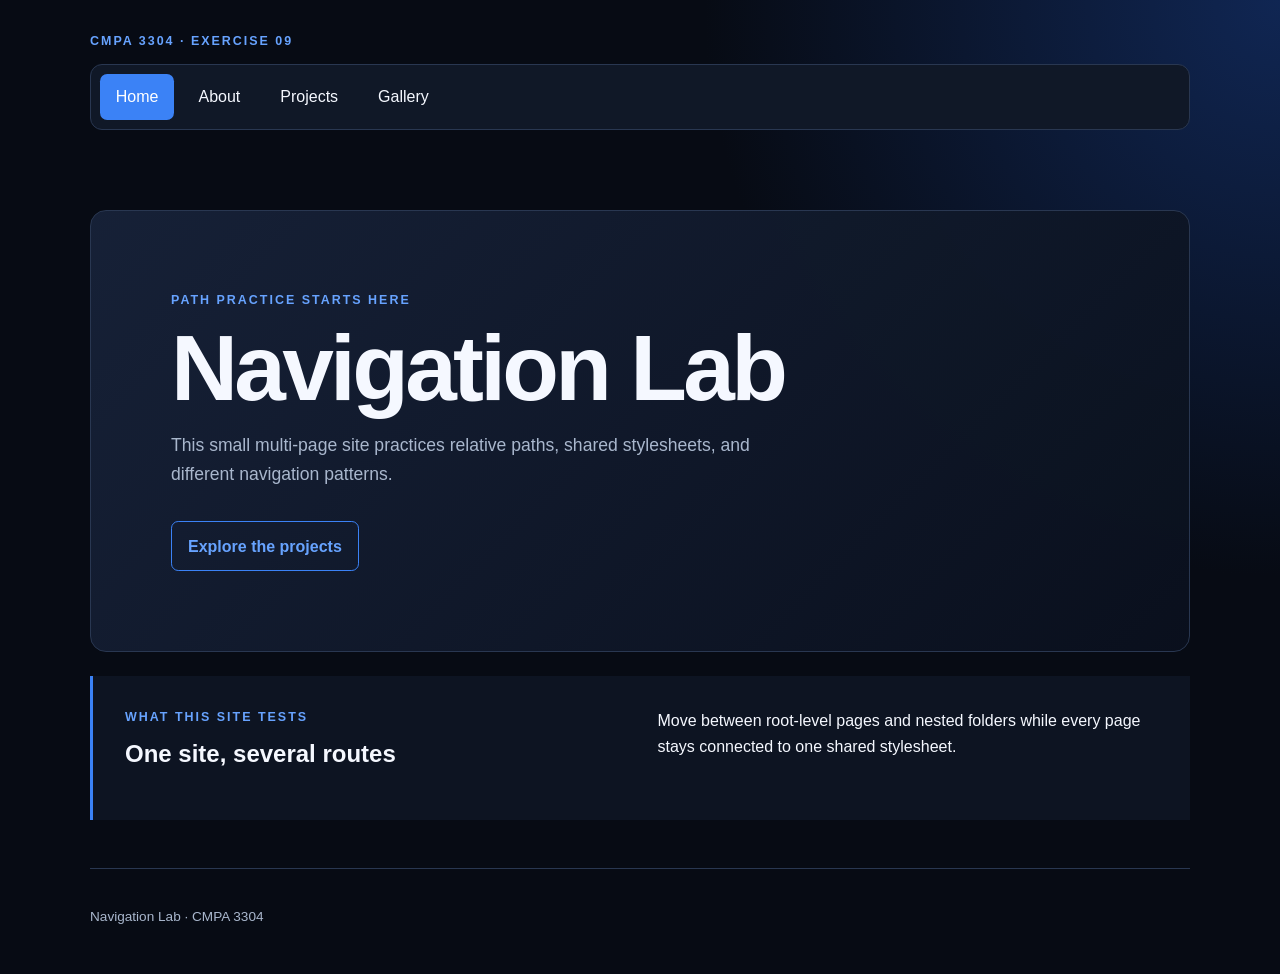
<file: week-06-exercise-01/index.html>
<!DOCTYPE html>
<html lang="en">
    <head>
        <meta charset="UTF-8">
        <meta name="viewport" content="width=device-width, initial-scale=1.0">
        <title>Navigation Lab</title>
        <link rel="stylesheet" href="css/style.css">
    </head>
    <body>
        <header class="site-header">
            <p class="eyebrow">CMPA 3304 · Exercise 09</p>
            <nav class="nav-horizontal" aria-label="Main navigation">
                <a class="active" href="index.html">Home</a>
                <a href="about.html">About</a>
                <a href="projects/">Projects</a>
                <a href="gallery/">Gallery</a>
            </nav>
        </header>
        <main>
            <section class="hero">
                <p class="section-label">Path practice starts here</p>
                <h1>Navigation Lab</h1>
                <p>This small multi-page site practices relative paths, shared stylesheets, and different navigation patterns.</p>
                <a class="button-link" href="projects/">Explore the projects</a>
            </section>
            <section class="path-grid" aria-labelledby="skills-heading">
                <div>
                    <p class="section-label">What this site tests</p>
                    <h2 id="skills-heading">One site, several routes</h2>
                </div>
                <p>Move between root-level pages and nested folders while every page stays connected to one shared stylesheet.</p>
            </section>
        </main>
        <footer>
            <p>Navigation Lab · CMPA 3304</p>
        </footer>
    </body>
</html>
</file>
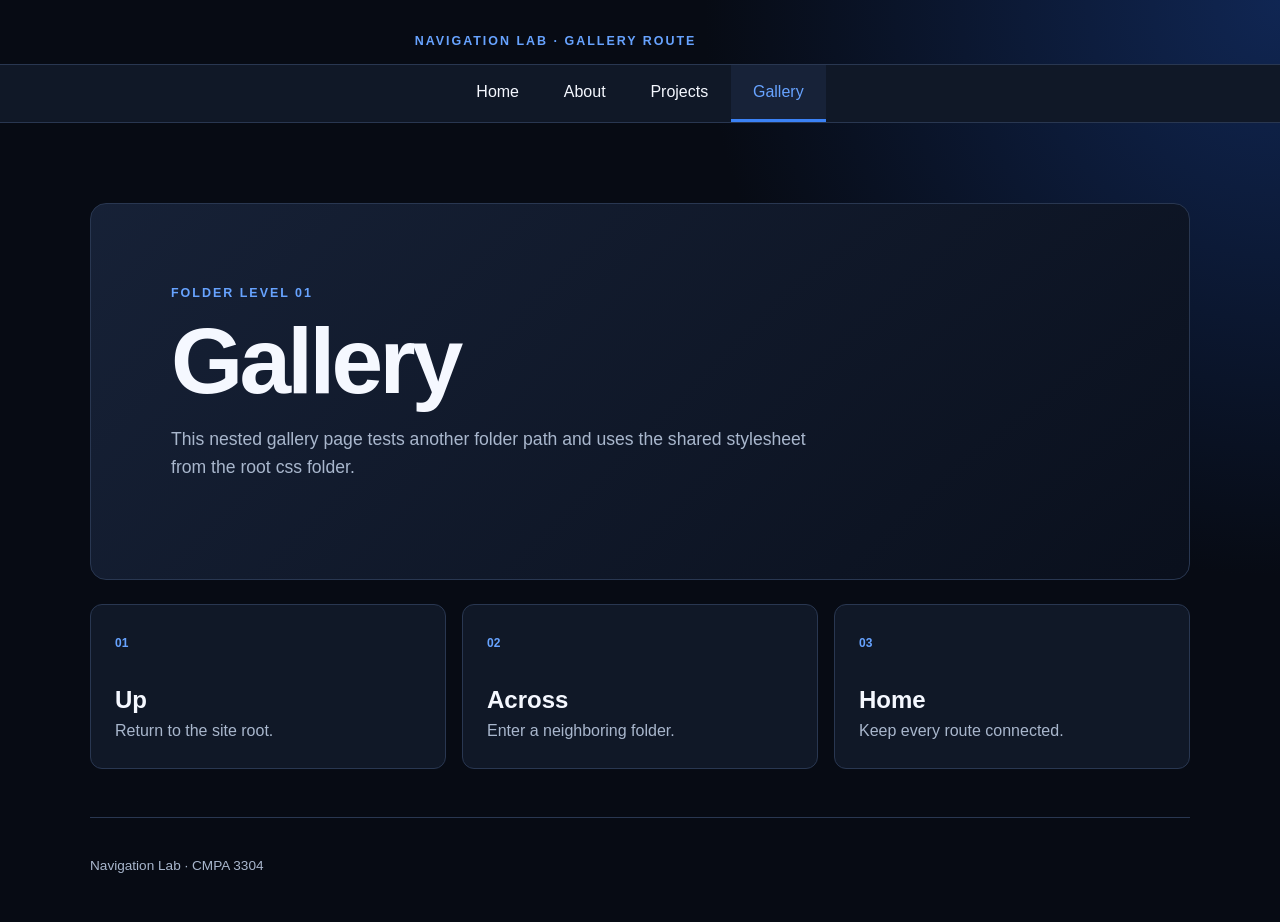
<file: week-06-exercise-01/gallery/index.html>
<!DOCTYPE html>
<html lang="en">
    <head>
        <meta charset="UTF-8">
        <meta name="viewport" content="width=device-width, initial-scale=1.0">
        <title>Gallery | Navigation Lab</title>
        <link rel="stylesheet" href="../css/style.css">
    </head>
    <body>
        <header class="site-header full-width-header">
            <p class="eyebrow">Navigation Lab · Gallery route</p>
            <nav class="nav-bar" aria-label="Main navigation">
                <a href="../index.html">Home</a>
                <a href="../about.html">About</a>
                <a href="../projects/">Projects</a>
                <a class="active" href="index.html">Gallery</a>
            </nav>
        </header>
        <main>
            <section class="content-panel">
                <p class="section-label">Folder level 01</p>
                <h1>Gallery</h1>
                <p>This nested gallery page tests another folder path and uses the shared stylesheet from the root css folder.</p>
            </section>
            <section class="gallery-grid" aria-label="Relative path examples">
                <article><span>01</span><h2>Up</h2><p>Return to the site root.</p></article>
                <article><span>02</span><h2>Across</h2><p>Enter a neighboring folder.</p></article>
                <article><span>03</span><h2>Home</h2><p>Keep every route connected.</p></article>
            </section>
        </main>
        <footer>
            <p>Navigation Lab · CMPA 3304</p>
        </footer>
    </body>
</html>
</file>
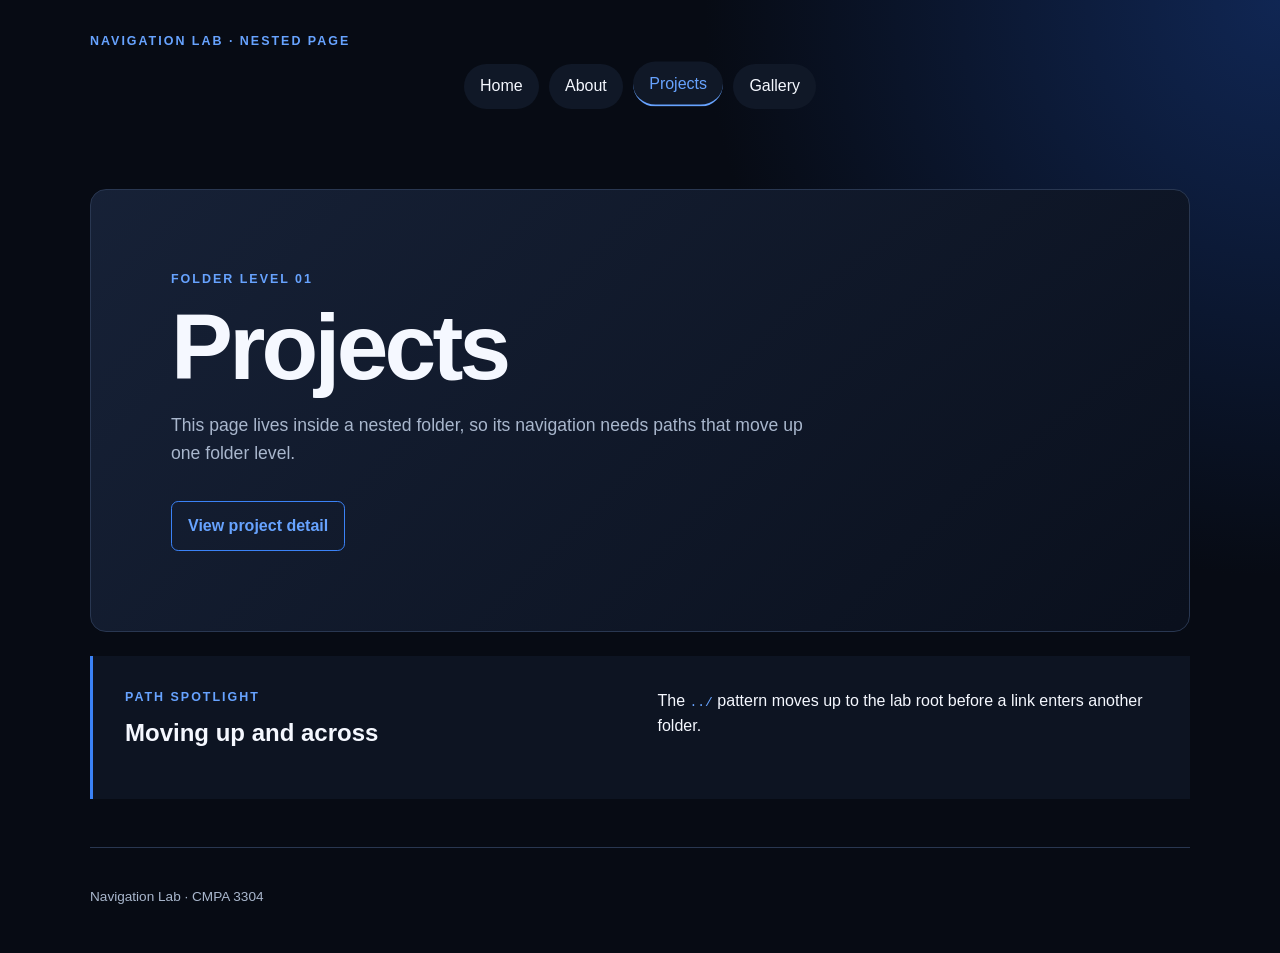
<file: week-06-exercise-01/projects/index.html>
<!DOCTYPE html>
<html lang="en">
    <head>
        <meta charset="UTF-8">
        <meta name="viewport" content="width=device-width, initial-scale=1.0">
        <title>Projects | Navigation Lab</title>
        <link rel="stylesheet" href="../css/style.css">
    </head>
    <body>
        <header class="site-header">
            <p class="eyebrow">Navigation Lab · Nested page</p>
            <nav class="nav-centered" aria-label="Main navigation">
                <a href="../index.html">Home</a>
                <a href="../about.html">About</a>
                <a class="active" href="index.html">Projects</a>
                <a href="../gallery/">Gallery</a>
            </nav>
        </header>
        <main>
            <section class="content-panel">
                <p class="section-label">Folder level 01</p>
                <h1>Projects</h1>
                <p>This page lives inside a nested folder, so its navigation needs paths that move up one folder level.</p>
                <a class="button-link" href="project-detail.html">View project detail</a>
            </section>
            <section class="path-grid" aria-labelledby="project-path-heading">
                <div>
                    <p class="section-label">Path spotlight</p>
                    <h2 id="project-path-heading">Moving up and across</h2>
                </div>
                <p>The <code>../</code> pattern moves up to the lab root before a link enters another folder.</p>
            </section>
        </main>
        <footer>
            <p>Navigation Lab · CMPA 3304</p>
        </footer>
    </body>
</html>
</file>
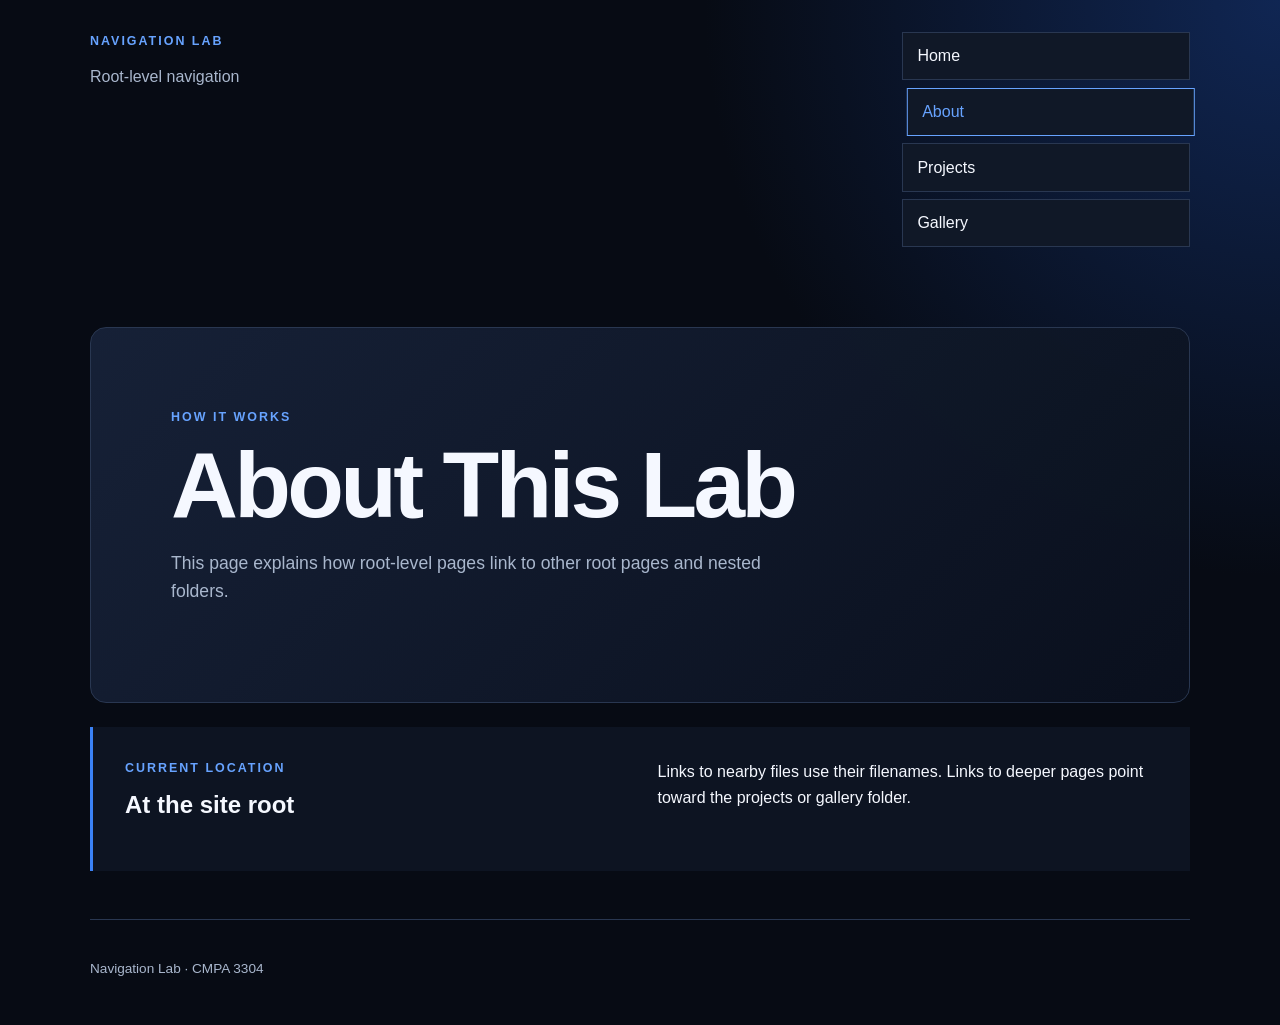
<file: week-06-exercise-01/about.html>
<!DOCTYPE html>
<html lang="en">
    <head>
        <meta charset="UTF-8">
        <meta name="viewport" content="width=device-width, initial-scale=1.0">
        <title>About This Lab | Navigation Lab</title>
        <link rel="stylesheet" href="css/style.css">
    </head>
    <body>
        <header class="site-header split-header">
            <div>
                <p class="eyebrow">Navigation Lab</p>
                <p class="header-note">Root-level navigation</p>
            </div>
            <nav class="nav-simple" aria-label="Main navigation">
                <a href="index.html">Home</a>
                <a class="active" href="about.html">About</a>
                <a href="projects/">Projects</a>
                <a href="gallery/">Gallery</a>
            </nav>
        </header>
        <main>
            <section class="content-panel">
                <p class="section-label">How it works</p>
                <h1>About This Lab</h1>
                <p>This page explains how root-level pages link to other root pages and nested folders.</p>
            </section>
            <section class="path-grid" aria-labelledby="root-paths-heading">
                <div>
                    <p class="section-label">Current location</p>
                    <h2 id="root-paths-heading">At the site root</h2>
                </div>
                <p>Links to nearby files use their filenames. Links to deeper pages point toward the projects or gallery folder.</p>
            </section>
        </main>
        <footer>
            <p>Navigation Lab · CMPA 3304</p>
        </footer>
    </body>
</html>
</file>
<file: project-01/style.css>
:root {
    --bg: #05070d;
    --panel: #101827;
    --panel-soft: #172033;
    --text: #f7f9fc;
    --muted: #aeb8c7;
    --accent: #3b82f6;
    --accent-strong: #60a5fa;
    --border: rgba(255, 255, 255, 0.12);
    --max-width: 1120px;
}

*,
*::before,
*::after {
    box-sizing: border-box;
}

html {
    scroll-behavior: smooth;
}

body {
    margin: 0;
    background: var(--bg);
    color: var(--text);
    font-family: Inter, ui-sans-serif, system-ui, -apple-system, BlinkMacSystemFont, "Segoe UI", sans-serif;
    line-height: 1.6;
}

a {
    color: inherit;
    text-decoration: none;
}

p,
h1,
h2,
h3 {
    margin-top: 0;
}

.container {
    width: min(calc(100% - 3rem), var(--max-width));
    margin-inline: auto;
}

.site-header {
    min-height: 100vh;
    background:
        radial-gradient(circle at 80% 20%, rgba(59, 130, 246, 0.16), transparent 30rem),
        linear-gradient(180deg, #080d17 0%, var(--bg) 100%);
    border-bottom: 1px solid var(--border);
}

.site-nav {
    display: flex;
    align-items: center;
    justify-content: space-between;
    padding: 1.5rem 0;
    border-bottom: 1px solid var(--border);
}

.brand {
    display: flex;
    align-items: center;
    justify-content: center;
    width: 2.75rem;
    height: 2.75rem;
    background: var(--accent);
    border-radius: 0.4rem;
    font-weight: 800;
    letter-spacing: -0.04em;
    transition: background-color 180ms ease, transform 180ms ease;
}

.brand:hover,
.brand:focus-visible {
    background: var(--accent-strong);
    transform: rotate(-4deg);
}

.nav-links {
    display: flex;
    align-items: center;
    gap: 1.75rem;
}

.nav-links a {
    color: var(--muted);
    font-size: 0.9rem;
    font-weight: 600;
    transition: color 180ms ease;
}

.nav-links a:hover,
.nav-links a:focus-visible {
    color: var(--accent-strong);
}

.hero {
    display: flex;
    align-items: center;
    justify-content: space-between;
    gap: 5rem;
    min-height: calc(100vh - 93px);
    padding: 6rem 0;
}

.hero-copy {
    flex: 1 1 62%;
    max-width: 720px;
}

.eyebrow {
    margin-bottom: 1rem;
    color: var(--accent-strong);
    font-size: 0.75rem;
    font-weight: 800;
    letter-spacing: 0.16em;
    text-transform: uppercase;
}

h1 {
    margin-bottom: 0.5rem;
    font-size: clamp(4rem, 9vw, 7.5rem);
    line-height: 0.95;
    letter-spacing: -0.07em;
}

.hero-subtitle {
    margin-bottom: 1.5rem;
    color: var(--accent-strong);
    font-size: clamp(1.35rem, 3vw, 2rem);
    font-weight: 700;
}

.hero-intro,
.section-copy p,
.card p,
.hero-panel p {
    color: var(--muted);
}

.hero-intro {
    max-width: 680px;
    font-size: 1.1rem;
}

.hero-actions {
    display: flex;
    flex-wrap: wrap;
    gap: 1rem;
    margin-top: 2.25rem;
}

.button {
    display: inline-flex;
    align-items: center;
    justify-content: center;
    min-width: 9rem;
    padding: 0.8rem 1.25rem;
    border: 1px solid var(--border);
    border-radius: 0.4rem;
    font-weight: 750;
    transition: background-color 180ms ease, border-color 180ms ease, color 180ms ease, transform 180ms ease;
}

.button:hover,
.button:focus-visible {
    transform: translateY(-3px);
}

.button-primary {
    background: var(--accent);
    border-color: var(--accent);
}

.button-primary:hover,
.button-primary:focus-visible {
    background: var(--accent-strong);
    border-color: var(--accent-strong);
    color: var(--bg);
}

.button-secondary:hover,
.button-secondary:focus-visible {
    background: var(--panel-soft);
    border-color: var(--accent-strong);
}

.hero-panel {
    flex: 1 1 320px;
    max-width: 360px;
    padding: 2rem;
    background: linear-gradient(145deg, var(--panel-soft), var(--panel));
    border: 1px solid var(--border);
    border-top: 3px solid var(--accent);
    border-radius: 0.65rem;
}

.hero-panel .panel-label {
    color: var(--accent-strong);
    font-size: 0.75rem;
    font-weight: 800;
    letter-spacing: 0.12em;
    text-transform: uppercase;
}

.hero-panel .panel-title {
    margin-bottom: 0.75rem;
    color: var(--text);
    font-size: 1.6rem;
    font-weight: 800;
    line-height: 1.2;
}

.data-row {
    display: flex;
    justify-content: space-between;
    gap: 0.5rem;
    margin-top: 2rem;
    padding-top: 1rem;
    border-top: 1px solid var(--border);
    color: var(--muted);
    font-size: 0.65rem;
    font-weight: 800;
    letter-spacing: 0.1em;
}

.section {
    padding: 7rem 0;
    border-bottom: 1px solid var(--border);
}

.section-alt {
    background: #090e18;
}

.section-layout {
    display: flex;
    justify-content: space-between;
    gap: 5rem;
}

.section-heading {
    flex: 1 1 48%;
}

.section-heading-wide {
    max-width: 680px;
    margin-bottom: 3rem;
}

.section-heading h2,
footer h2 {
    margin-bottom: 0;
    font-size: clamp(2rem, 5vw, 3.5rem);
    line-height: 1.1;
    letter-spacing: -0.04em;
}

.section-copy {
    flex: 1 1 45%;
    padding-top: 2.25rem;
}

.section-copy p {
    font-size: 1.15rem;
}

.card-grid {
    display: flex;
    flex-wrap: wrap;
    gap: 1.25rem;
}

.card {
    display: flex;
    flex-direction: column;
    min-width: 0;
    padding: 1.75rem;
    background: var(--panel);
    border: 1px solid var(--border);
    border-radius: 0.6rem;
}

.skill-card {
    flex: 1 1 calc(50% - 0.625rem);
    min-height: 230px;
    transition: background-color 200ms ease, border-color 200ms ease, transform 200ms ease;
}

.skill-card:hover {
    background: var(--panel-soft);
    border-color: rgba(96, 165, 250, 0.55);
    transform: translateY(-5px);
}

.card-number {
    margin-bottom: auto;
    color: var(--accent-strong);
    font-size: 0.75rem;
    font-weight: 800;
    letter-spacing: 0.1em;
}

.card h3 {
    margin: 2.5rem 0 0.65rem;
    font-size: 1.4rem;
}

.card p {
    margin-bottom: 0;
}

.project-card {
    flex: 1 1 calc(33.333% - 0.84rem);
    min-height: 330px;
    transition: border-color 200ms ease, box-shadow 200ms ease, transform 200ms ease;
}

.project-card:hover {
    border-color: var(--accent);
    box-shadow: 0 18px 40px rgba(0, 0, 0, 0.28);
    transform: translateY(-7px);
}

.featured-project {
    background: linear-gradient(145deg, var(--panel-soft), var(--panel));
}

.project-meta {
    display: flex;
    justify-content: space-between;
    gap: 1rem;
    color: var(--accent-strong);
    font-size: 0.68rem;
    font-weight: 800;
    letter-spacing: 0.08em;
    text-transform: uppercase;
}

.project-card h3 {
    margin-top: auto;
}

footer {
    padding: 6rem 0 2rem;
    background: #080d17;
}

.footer-content,
.footer-bottom,
.footer-links {
    display: flex;
}

.footer-content {
    align-items: flex-end;
    justify-content: space-between;
    gap: 3rem;
}

.footer-content > div:first-child {
    max-width: 640px;
}

.footer-content > div:first-child > p:last-child {
    margin: 1.5rem 0 0;
    color: var(--muted);
}

.footer-links {
    flex-direction: column;
    align-items: flex-end;
    gap: 0.65rem;
}

.footer-links a,
.footer-bottom a {
    color: var(--muted);
    transition: color 180ms ease, transform 180ms ease;
}

.footer-links a:hover,
.footer-links a:focus-visible,
.footer-bottom a:hover,
.footer-bottom a:focus-visible {
    color: var(--accent-strong);
    transform: translateX(-3px);
}

.footer-bottom {
    justify-content: space-between;
    margin-top: 4rem;
    padding-top: 1.5rem;
    border-top: 1px solid var(--border);
    color: var(--muted);
    font-size: 0.85rem;
}

.footer-bottom p {
    margin-bottom: 0;
}

@media (max-width: 760px) {
    .container {
        width: min(calc(100% - 2rem), var(--max-width));
    }

    .site-nav,
    .hero,
    .section-layout,
    .footer-content {
        align-items: flex-start;
        flex-direction: column;
    }

    .site-nav {
        gap: 1.25rem;
    }

    .nav-links {
        width: 100%;
        justify-content: space-between;
        gap: 0.75rem;
    }

    .hero {
        gap: 3rem;
        min-height: auto;
        padding: 5rem 0;
    }

    h1 {
        font-size: clamp(3.6rem, 19vw, 5.5rem);
    }

    .hero-panel {
        flex-basis: auto;
        max-width: none;
        width: 100%;
    }

    .section {
        padding: 5rem 0;
    }

    .section-layout {
        gap: 1.5rem;
    }

    .section-copy {
        padding-top: 0;
    }

    .skill-card,
    .project-card {
        flex-basis: 100%;
    }

    .footer-links {
        align-items: flex-start;
    }
}

@media (max-width: 480px) {
    .nav-links {
        flex-wrap: wrap;
    }

    .nav-links a {
        flex: 1 1 40%;
    }

    .hero-actions,
    .button {
        width: 100%;
    }
}
</file>
<file: week-03-exercise-01/style.css>
* {
    box-sizing: border-box;
}

body {
    margin: 0;
    padding: 32px;
    color: #e5e7eb;
    background-color: #111827;
    font-family: Arial, Helvetica, sans-serif;
    font-size: 18px;
}

.card {
    max-width: 600px;
    margin: 0 auto;
    padding: 32px;
    color: #f9fafb;
    background-color: #1f2937;
    border: 2px solid #38bdf8;
}

.card h1 {
    margin: 0 0 16px;
    color: #7dd3fc;
    font-family: Georgia, "Times New Roman", serif;
    font-size: 36px;
}

.card p {
    margin: 0;
    color: #d1d5db;
    font-family: Arial, Helvetica, sans-serif;
    font-size: 18px;
}
</file>
<file: week-04-exercise-01/style.css>
* {
    box-sizing: border-box;
}

body {
    margin: 0;
    min-height: 100vh;
    padding: 2rem;
    background-color: #111318;
    color: #f2f2f2;
    font-family: Arial, Helvetica, sans-serif;
    line-height: 1.6;
}

main {
    width: min(100%, 70rem);
    margin: 0 auto;
    padding: clamp(1.25rem, 4vw, 3rem);
    background-color: #1c2028;
    border-radius: 0.75rem;
}

h1 {
    margin-top: 0;
    color: #ffffff;
    text-align: center;
}

p {
    max-width: 70ch;
    margin: 1rem auto;
}

img {
    display: block;
    width: 100%;
    height: auto;
    margin: 2rem auto 0;
    border: 2px solid #444b58;
    border-radius: 0.5rem;
}

@media (max-width: 40rem) {
    body {
        padding: 1rem;
    }
}
</file>
<file: week-04-exercise-02/style.css>
* {
    box-sizing: border-box;
}

:root {
    --background: #100f0d;
    --surface: #1c1a16;
    --surface-light: #27231d;
    --gold: #c7a667;
    --gold-light: #ead7a8;
    --text: #eee8dc;
    --muted: #b9b0a1;
    --border: #5c4c31;
}

body {
    margin: 0;
    min-height: 100vh;
    background:
        radial-gradient(circle at top, #332b1d 0, transparent 32rem),
        var(--background);
    color: var(--text);
    font-family: Georgia, "Times New Roman", serif;
    line-height: 1.6;
}

.site-header,
main {
    width: min(100% - 2rem, 75rem);
    margin-inline: auto;
}

.site-header {
    padding: 4rem 0 2.5rem;
    text-align: center;
    border-bottom: 1px solid var(--border);
}

.eyebrow {
    margin: 0 0 0.5rem;
    color: var(--gold);
    font-family: Arial, Helvetica, sans-serif;
    font-size: 0.75rem;
    font-weight: 700;
    letter-spacing: 0.2em;
    text-transform: uppercase;
}

h1,
h2,
h3 {
    line-height: 1.15;
}

h1 {
    margin: 0;
    color: var(--gold-light);
    font-size: clamp(2.5rem, 9vw, 5rem);
    font-weight: 400;
    letter-spacing: 0.03em;
}

.introduction {
    max-width: 40rem;
    margin: 1rem auto 0;
    color: var(--muted);
    font-size: 1.05rem;
}

main {
    padding: 2.5rem 0 4rem;
}

h2 {
    margin: 0 0 1.5rem;
    color: var(--gold-light);
    font-size: 1.5rem;
    font-weight: 400;
    letter-spacing: 0.08em;
    text-transform: uppercase;
}

.collection-grid {
    display: flex;
    flex-wrap: wrap;
    gap: 1.5rem;
}

.collection-card {
    flex-grow: 1;
    flex-shrink: 1;
    flex-basis: 100%;
    overflow: hidden;
    background: linear-gradient(145deg, var(--surface-light), var(--surface));
    border: 1px solid var(--border);
    border-radius: 0.35rem;
    box-shadow: 0 0.75rem 2rem rgb(0 0 0 / 35%);
    transition:
        border-color 180ms ease,
        transform 180ms ease,
        box-shadow 180ms ease;
}

.collection-card:hover {
    border-color: var(--gold);
    box-shadow: 0 1rem 2.5rem rgb(0 0 0 / 50%);
    transform: translateY(-0.3rem);
}

.collection-card img {
    display: block;
    width: 100%;
    max-width: 100%;
    height: 17rem;
    object-fit: cover;
    border-bottom: 1px solid var(--border);
}

.card-content {
    padding: 1.4rem;
}

.card-content h3 {
    margin: 0;
    color: var(--gold-light);
    font-size: 1.45rem;
    font-weight: 400;
}

.card-content p {
    margin-bottom: 0;
}

.details {
    min-height: 3rem;
    color: var(--gold);
    font-family: Arial, Helvetica, sans-serif;
    font-size: 0.8rem;
    font-weight: 700;
    letter-spacing: 0.04em;
    text-transform: uppercase;
}

@media (width >= 480px) {
    .collection-card {
        flex-basis: 45%;
    }
}

@media (width >= 1024px) {
    .collection-card {
        flex-basis: 30%;
    }
}
</file>
<file: week-05-exercise-01/style.css>
:root {
    --bg: #05070d;
    --panel: #101827;
    --panel-soft: #172033;
    --text: #f7f9fc;
    --muted: #aeb8c7;
    --accent: #3b82f6;
    --accent-strong: #60a5fa;
    --teal: #14b8a6;
    --teal-strong: #2dd4bf;
    --border: rgba(255, 255, 255, 0.12);
    --max-width: 1080px;
}

*,
*::before,
*::after {
    box-sizing: border-box;
}

body {
    margin: 0;
    background:
        radial-gradient(circle at 85% 5%, rgba(59, 130, 246, 0.15), transparent 30rem),
        var(--bg);
    color: var(--text);
    font-family: Inter, ui-sans-serif, system-ui, -apple-system, BlinkMacSystemFont, "Segoe UI", sans-serif;
    line-height: 1.6;
}

.container {
    width: min(calc(100% - 3rem), var(--max-width));
    margin-inline: auto;
}

.page-header {
    padding: 7rem 0 5rem;
    border-bottom: 1px solid var(--border);
}

.eyebrow,
.section-number,
.card-label {
    color: var(--accent-strong);
    font-size: 0.72rem;
    font-weight: 800;
    letter-spacing: 0.15em;
    text-transform: uppercase;
}

.eyebrow {
    margin: 0 0 1rem;
}

h1,
h2,
h3,
p {
    margin-top: 0;
}

h1 {
    max-width: 850px;
    margin-bottom: 1rem;
    font-size: clamp(3rem, 8vw, 6.5rem);
    line-height: 0.95;
    letter-spacing: -0.065em;
}

.subtitle {
    margin-bottom: 0;
    color: var(--muted);
    font-size: clamp(1.1rem, 3vw, 1.5rem);
}

main section {
    padding: 5.5rem 0;
}

main section + section {
    border-top: 1px solid var(--border);
}

.section-heading {
    display: flex;
    align-items: flex-end;
    justify-content: space-between;
    gap: 3rem;
    margin-bottom: 2.5rem;
}

.section-number {
    margin-bottom: 0.4rem;
}

h2 {
    margin-bottom: 0;
    font-size: clamp(2rem, 5vw, 3rem);
    line-height: 1.1;
    letter-spacing: -0.04em;
}

.section-heading > p {
    max-width: 480px;
    margin-bottom: 0;
    color: var(--muted);
}

.button-grid {
    display: flex;
    flex-wrap: wrap;
    gap: 1.25rem;
}

.button-card {
    display: flex;
    flex: 1 1 calc(50% - 0.625rem);
    flex-direction: column;
    min-width: 280px;
    min-height: 340px;
    padding: 1.75rem;
    overflow: hidden;
    background: linear-gradient(145deg, var(--panel-soft), var(--panel));
    border: 1px solid var(--border);
    border-radius: 0.75rem;
}

.button-card h3 {
    margin: 1.5rem 0 0.4rem;
    font-size: 1.45rem;
}

.button-card > p {
    color: var(--muted);
}

.button-stage {
    display: flex;
    align-items: center;
    justify-content: center;
    flex: 1;
    min-height: 130px;
    margin-top: 1rem;
    padding: 1.5rem;
    background: rgba(5, 7, 13, 0.45);
    border: 1px solid var(--border);
    border-radius: 0.5rem;
}

.button {
    min-width: 150px;
    padding: 0.85rem 1.3rem;
    color: var(--text);
    font: inherit;
    font-weight: 750;
    cursor: pointer;
}

.button:focus-visible {
    outline: 3px solid var(--accent-strong);
    outline-offset: 4px;
}

.button-01 {
    background: var(--accent);
    border: 2px solid var(--accent);
    border-radius: 0.4rem;
    transition: background-color 200ms ease, color 200ms ease;
}

.button-01:hover,
.button-01:focus-visible {
    background: var(--accent-strong);
    color: var(--bg);
}

.button-02 {
    background: var(--panel-soft);
    border: 2px solid var(--border);
    border-radius: 0.4rem;
    transition: transform 200ms ease, box-shadow 200ms ease;
}

.button-02:hover,
.button-02:focus-visible {
    box-shadow: 0 14px 24px rgba(0, 0, 0, 0.45);
    transform: translateY(-7px);
}

.button-03 {
    background: transparent;
    border: 2px solid var(--accent);
    border-radius: 0.4rem;
    transition: background-color 240ms ease, border-color 240ms ease, box-shadow 240ms ease;
}

.button-03:hover,
.button-03:focus-visible {
    background: rgba(59, 130, 246, 0.18);
    border-color: var(--accent-strong);
    box-shadow: 0 0 10px rgba(96, 165, 250, 0.6), 0 0 28px rgba(59, 130, 246, 0.35);
}

.button-04 {
    background: var(--teal);
    border: 2px solid var(--teal);
    border-radius: 2rem;
    color: var(--bg);
    transition: background-color 180ms ease, transform 180ms ease;
}

.button-04:hover,
.button-04:focus-visible {
    background: var(--teal-strong);
    transform: scale(1.09);
}

.button-05 {
    background: transparent;
    border: 2px solid var(--text);
    border-radius: 0;
    transition: background-color 260ms ease, border-radius 260ms ease, color 260ms ease;
}

.button-05:hover,
.button-05:focus-visible {
    background: var(--text);
    border-radius: 2rem;
    color: var(--bg);
}

.button-06 {
    background: #4b5563;
    border: 2px solid transparent;
    border-radius: 0.4rem;
    opacity: 0.8;
    letter-spacing: 0;
    transition: background-color 300ms ease, opacity 300ms ease, letter-spacing 300ms ease;
}

.button-06:hover,
.button-06:focus-visible {
    background: #6b7280;
    opacity: 1;
    letter-spacing: 0.09em;
}

footer {
    padding: 2rem 0;
    background: #080d17;
    border-top: 1px solid var(--border);
}

.footer-content {
    display: flex;
    align-items: center;
    justify-content: space-between;
    gap: 2rem;
    color: var(--muted);
    font-size: 0.9rem;
}

.footer-content p {
    margin-bottom: 0;
}

.footer-content a {
    color: var(--accent-strong);
    text-decoration: none;
    transition: color 180ms ease, transform 180ms ease;
}

.footer-content a:hover,
.footer-content a:focus-visible {
    color: var(--text);
    transform: translateX(-3px);
}

@media (max-width: 680px) {
    .container {
        width: min(calc(100% - 2rem), var(--max-width));
    }

    .page-header {
        padding: 5rem 0 3.5rem;
    }

    main section {
        padding: 4rem 0;
    }

    .section-heading,
    .footer-content {
        align-items: flex-start;
        flex-direction: column;
        gap: 1.25rem;
    }

    .button-card {
        flex-basis: 100%;
        min-width: 0;
    }
}

@media (prefers-reduced-motion: reduce) {
    *,
    *::before,
    *::after {
        scroll-behavior: auto !important;
        transition-duration: 0.01ms !important;
    }
}
</file>
<file: week-06-exercise-01/css/style.css>
:root {
    --color-bg: #070b14;
    --color-panel: #101827;
    --color-panel-light: #172238;
    --color-text: #f5f8ff;
    --color-muted: #a9b7cd;
    --color-accent: #3b82f6;
    --color-accent-bright: #67a3ff;
    --color-border: #293751;
    --content-width: 1100px;
}

* {
    box-sizing: border-box;
}

body {
    min-height: 100vh;
    margin: 0;
    display: flex;
    flex-direction: column;
    color: var(--color-text);
    background: radial-gradient(circle at top right, #102653 0, var(--color-bg) 36rem);
    font-family: Arial, Helvetica, sans-serif;
    line-height: 1.6;
}

a {
    color: inherit;
}

.site-header,
main,
footer {
    width: min(100% - 2rem, var(--content-width));
    margin-inline: auto;
}

.site-header {
    padding: 2rem 0;
}

.eyebrow,
.section-label {
    margin: 0 0 0.75rem;
    color: var(--color-accent-bright);
    font-size: 0.78rem;
    font-weight: 700;
    letter-spacing: 0.16em;
    text-transform: uppercase;
}

.header-note {
    margin: 0;
    color: var(--color-muted);
}

nav {
    display: flex;
}

nav a {
    text-decoration: none;
    transition: color 180ms ease, background-color 180ms ease, border-color 180ms ease, transform 180ms ease;
}

.nav-horizontal {
    align-items: center;
    gap: 0.5rem;
    padding: 0.55rem;
    border: 1px solid var(--color-border);
    border-radius: 0.75rem;
    background: var(--color-panel);
}

.nav-horizontal a {
    padding: 0.65rem 1rem;
    border-radius: 0.45rem;
}

.nav-horizontal a:hover,
.nav-horizontal a:focus-visible,
.nav-horizontal a.active {
    color: white;
    background: var(--color-accent);
}

.split-header {
    display: flex;
    align-items: flex-start;
    justify-content: space-between;
    gap: 2rem;
}

.nav-simple {
    width: min(100%, 18rem);
    flex-direction: column;
    gap: 0.45rem;
}

.nav-simple a {
    padding: 0.65rem 0.9rem;
    border: 1px solid var(--color-border);
    background: var(--color-panel);
}

.nav-simple a:hover,
.nav-simple a:focus-visible,
.nav-simple a.active {
    border-color: var(--color-accent-bright);
    color: var(--color-accent-bright);
    transform: translateX(0.3rem);
}

.nav-centered {
    justify-content: center;
    flex-wrap: wrap;
    gap: 0.65rem;
}

.nav-centered a {
    padding: 0.55rem 1rem;
    border-bottom: 2px solid transparent;
    border-radius: 999px;
    background: var(--color-panel);
}

.nav-centered a:hover,
.nav-centered a:focus-visible,
.nav-centered a.active {
    border-bottom-color: var(--color-accent-bright);
    color: var(--color-accent-bright);
    transform: translateY(-0.15rem);
}

.nav-boxed {
    display: grid;
    grid-template-columns: repeat(4, 1fr);
    gap: 0.75rem;
}

.nav-boxed a {
    display: flex;
    flex-direction: column;
    padding: 1rem;
    border: 1px solid var(--color-border);
    border-radius: 0.5rem;
    background: var(--color-panel);
}

.nav-boxed span {
    color: var(--color-muted);
    font-size: 0.72rem;
}

.nav-boxed a:hover,
.nav-boxed a:focus-visible,
.nav-boxed a.active {
    border-color: var(--color-accent);
    background: var(--color-panel-light);
    color: var(--color-accent-bright);
    transform: translateY(-0.2rem);
}

.full-width-header {
    width: 100%;
    padding-top: 2rem;
}

.full-width-header > .eyebrow {
    width: min(100% - 2rem, var(--content-width));
    margin-inline: auto;
}

.nav-bar {
    width: 100%;
    justify-content: center;
    border-block: 1px solid var(--color-border);
    background: var(--color-panel);
}

.nav-bar a {
    padding: 0.9rem 1.4rem;
    border-bottom: 3px solid transparent;
}

.nav-bar a:hover,
.nav-bar a:focus-visible,
.nav-bar a.active {
    border-bottom-color: var(--color-accent);
    color: var(--color-accent-bright);
    background: var(--color-panel-light);
}

main {
    flex: 1;
    display: flex;
    flex-direction: column;
    gap: 1.5rem;
    padding: 3rem 0;
}

.hero,
.content-panel {
    padding: clamp(2rem, 7vw, 5rem);
    border: 1px solid var(--color-border);
    border-radius: 1rem;
    background: linear-gradient(135deg, rgba(23, 34, 56, 0.96), rgba(10, 16, 29, 0.96));
}

h1,
h2,
p {
    max-width: 65ch;
}

h1 {
    margin: 0;
    font-size: clamp(2.6rem, 8vw, 5.8rem);
    line-height: 0.98;
    letter-spacing: -0.04em;
}

h2 {
    margin-top: 0;
    line-height: 1.15;
}

.hero > p:not(.section-label),
.content-panel > p:not(.section-label) {
    color: var(--color-muted);
    font-size: 1.1rem;
}

.button-link,
.text-link {
    display: inline-flex;
    margin-top: 1rem;
    color: var(--color-accent-bright);
    font-weight: 700;
    text-decoration: none;
    transition: color 180ms ease, transform 180ms ease;
}

.button-link {
    padding: 0.7rem 1rem;
    border: 1px solid var(--color-accent);
    border-radius: 0.45rem;
}

.button-link:hover,
.button-link:focus-visible,
.text-link:hover,
.text-link:focus-visible {
    color: white;
    transform: translateX(0.25rem);
}

.path-grid {
    display: flex;
    justify-content: space-between;
    gap: 2rem;
    padding: 2rem;
    border-left: 3px solid var(--color-accent);
    background: rgba(16, 24, 39, 0.72);
}

.path-grid > * {
    flex: 1;
    margin-block: 0;
}

code {
    color: var(--color-accent-bright);
}

.gallery-grid {
    display: flex;
    gap: 1rem;
}

.gallery-grid article {
    flex: 1;
    padding: 1.5rem;
    border: 1px solid var(--color-border);
    border-radius: 0.75rem;
    background: var(--color-panel);
}

.gallery-grid span {
    color: var(--color-accent-bright);
    font-size: 0.75rem;
    font-weight: 700;
}

.gallery-grid h2 {
    margin: 2rem 0 0.25rem;
}

.gallery-grid p {
    margin: 0;
    color: var(--color-muted);
}

footer {
    padding: 1.5rem 0 2rem;
    border-top: 1px solid var(--color-border);
    color: var(--color-muted);
    font-size: 0.85rem;
}

@media (max-width: 650px) {
    .split-header,
    .path-grid,
    .gallery-grid {
        flex-direction: column;
    }

    .nav-horizontal,
    .nav-bar {
        flex-wrap: wrap;
    }

    .nav-horizontal a,
    .nav-bar a {
        flex: 1 1 40%;
        text-align: center;
    }

    .nav-boxed {
        grid-template-columns: repeat(2, 1fr);
    }

    main {
        padding-top: 1.5rem;
    }
}
</file>
